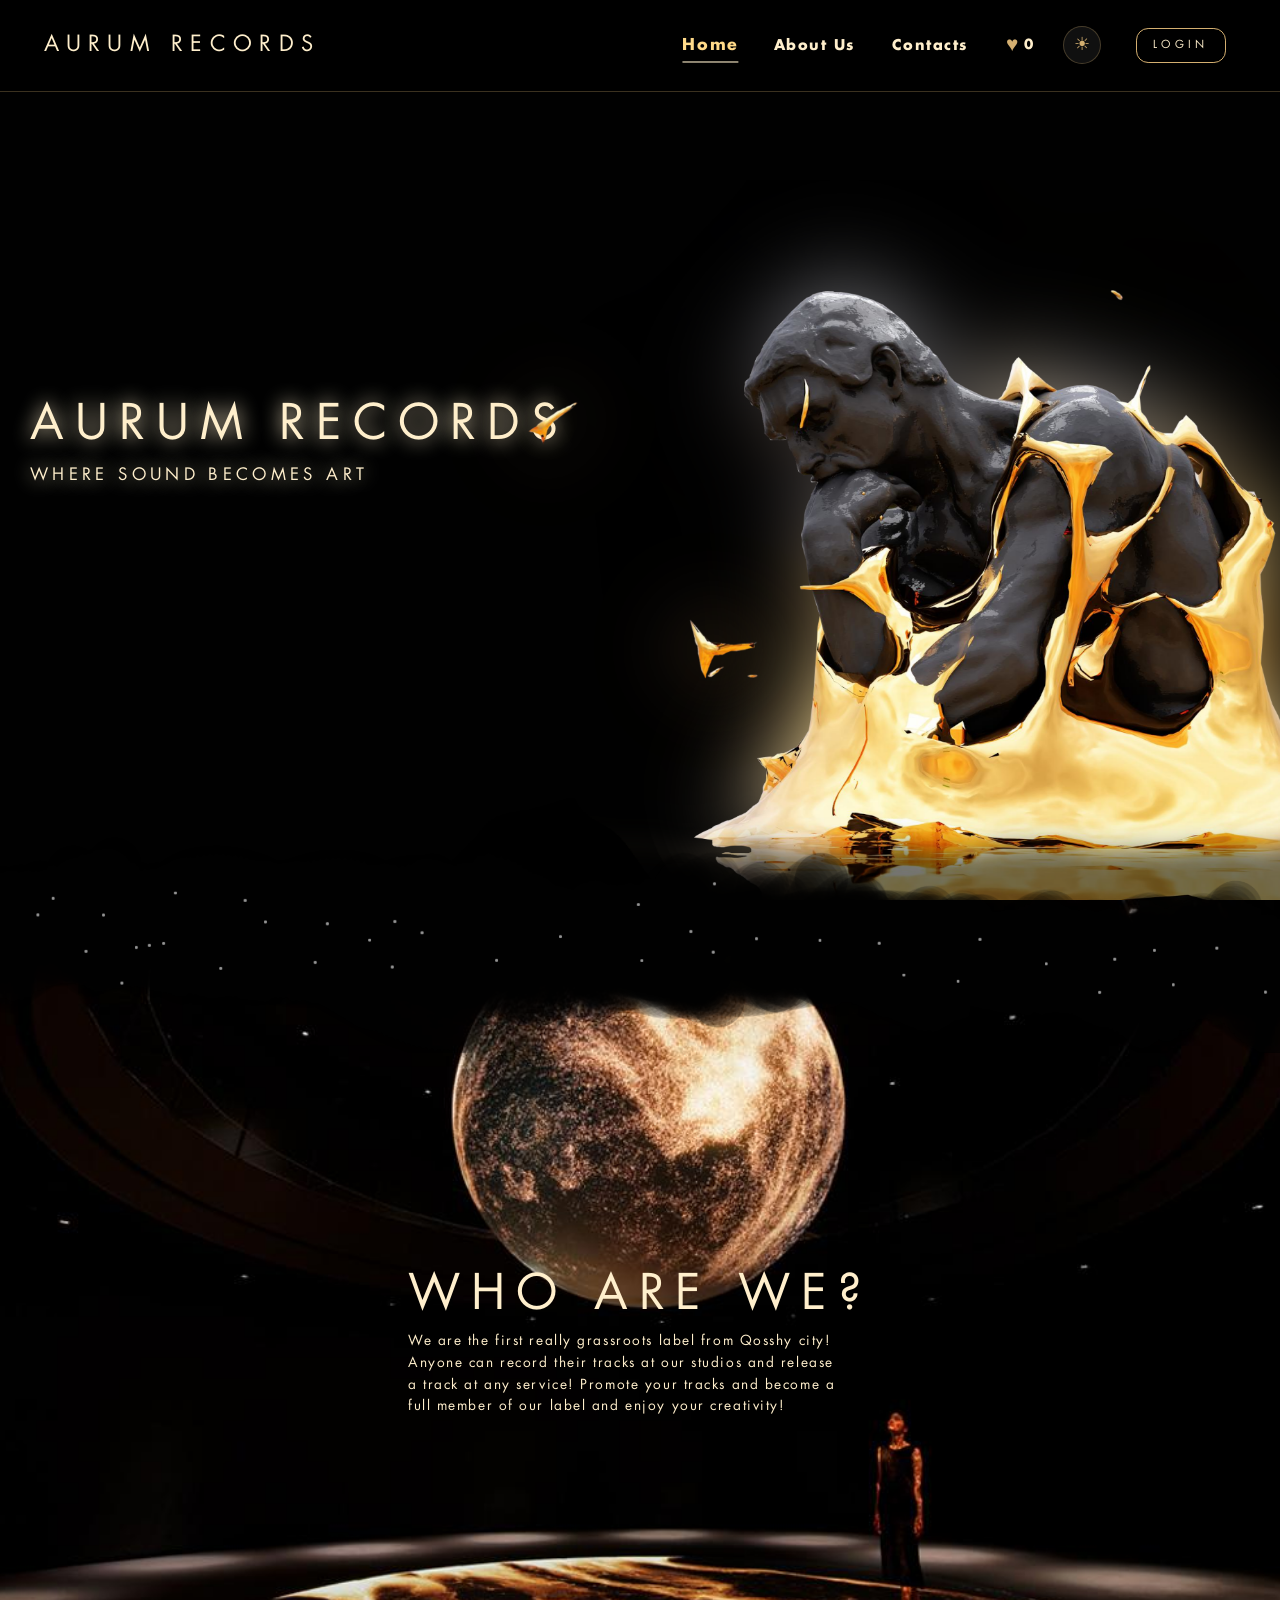
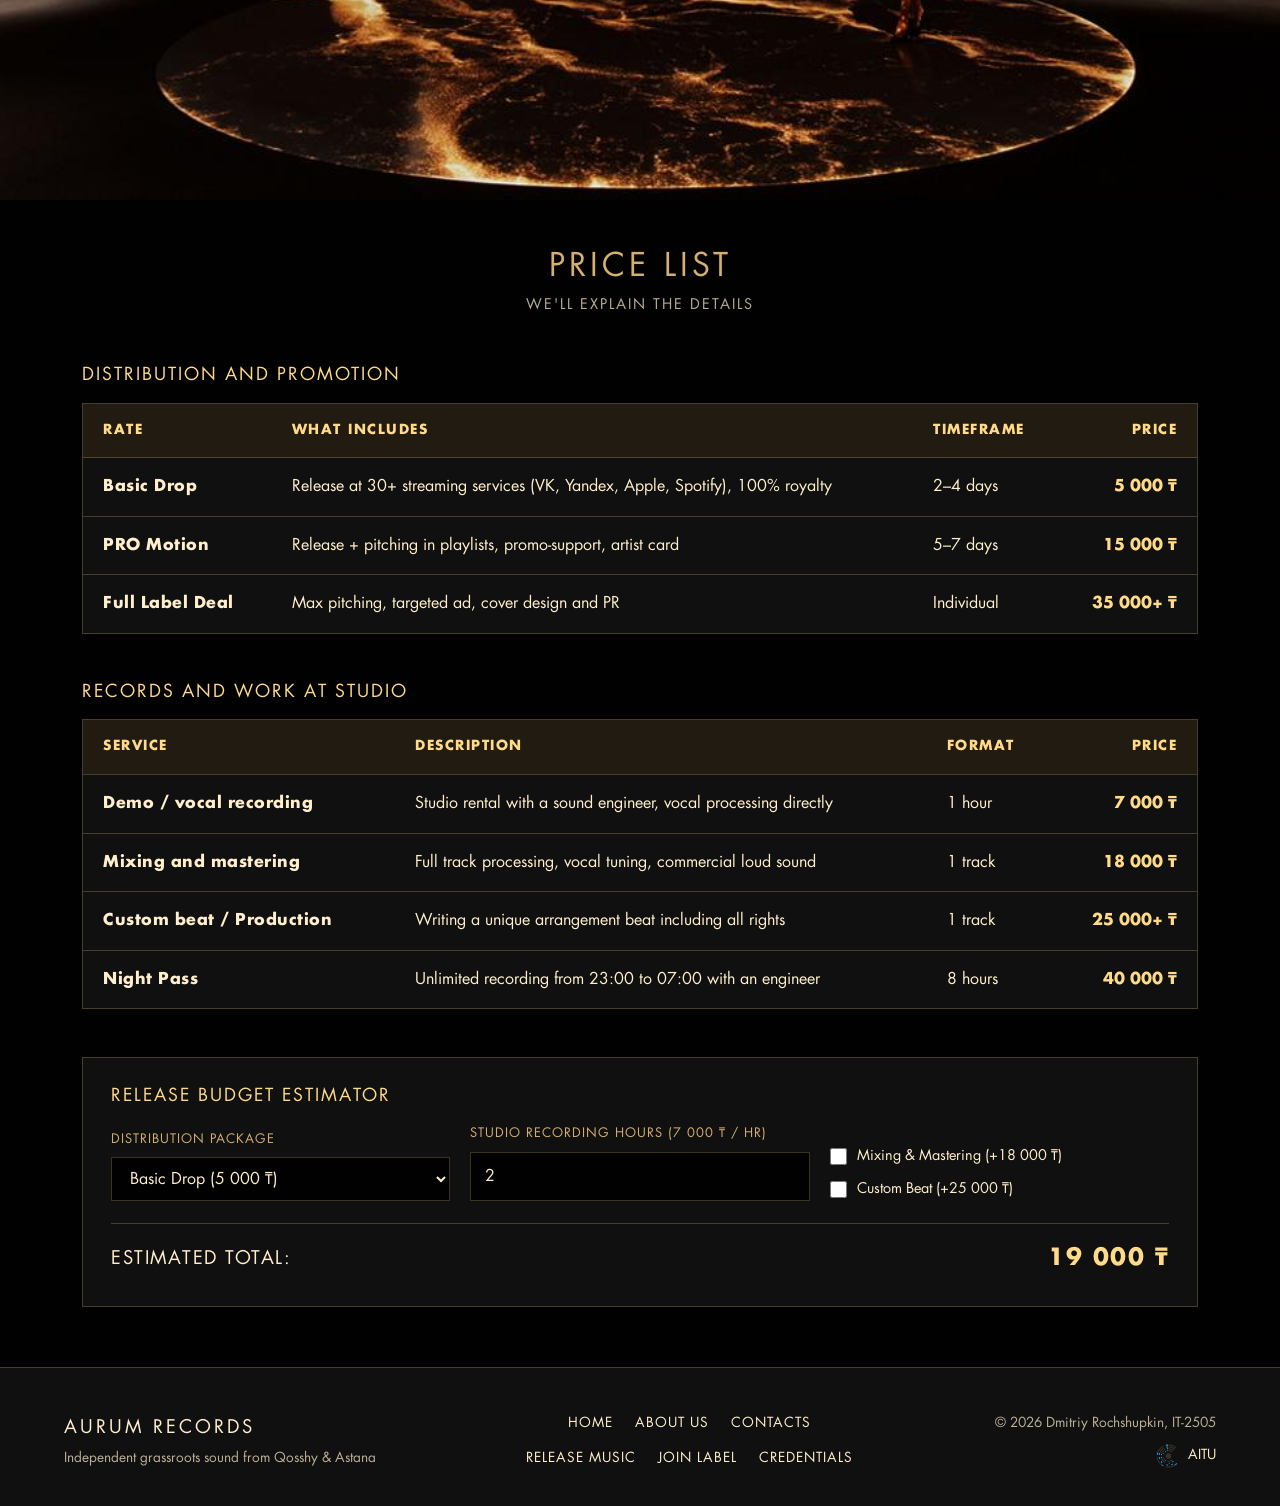
<file: index.html>
<!DOCTYPE html>
<html lang="en">
<head>
    <meta charset="UTF-8">
    <meta name="viewport" content="width=device-width, initial-scale=1.0">
    <link href="https://cdn.jsdelivr.net/npm/bootstrap@5.3.8/dist/css/bootstrap.min.css" rel="stylesheet" integrity="sha384-sRIl4kxILFvY47J16cr9ZwB07vP4J8+LH7qKQnuqkuIAvNWLzeN8tE5YBujZqJLB" crossorigin="anonymous">
    <link rel="stylesheet" href="css/index_tmp.css">
    <link rel="shortcut icon" href="img/aurumicon.png" type="image/png">
    <title>Aurum Records</title>
</head>
<body>
<nav class="navbar navbar-expand-lg fixed-top">
    <a href="index.html" class="navbar-brand text-uppercase">Aurum Records</a>
    <button class="navbar-toggler" type="button" data-bs-toggle="collapse"
            data-bs-target="#navbarNav" aria-controls="navbarNav" aria-expanded="false"
            aria-label="Toggle navigation">
        <span class="navbar-toggler-icon"></span>
    </button>
    <div class="collapse navbar-collapse" id="navbarNav">
        <ul class="navbar-nav ms-auto fw-bold align-items-lg-center">
            <li class="nav-item active">
                <a class="nav-link" href="index.html" aria-current="page">Home</a>
            </li>
            <li class="nav-item">
                <a class="nav-link" href="about.html">About Us</a>
            </li>
            <li class="nav-item">
                <a class="nav-link" href="contacts.html">Contacts</a>
            </li>
            <li class="nav-item">
                <button
                        class="nav-link favorites-trigger"
                        type="button"
                        data-bs-toggle="modal"
                        data-bs-target="#favoritesModal"
                        aria-label="Open liked tracks">
                    <span aria-hidden="true">♥</span>
                    <span id="favoritesCount">0</span>
                </button>
            </li>
            <li class="nav-item">
                <button
                        class="theme-toggle"
                        id="themeToggle"
                        type="button"
                        aria-label="Switch color theme"
                        aria-pressed="false">
                    <span class="theme-toggle__icon" aria-hidden="true">☀</span>
                </button>
            </li>
            <li class="nav-item navbar__login ms-lg-4 my-1 text-uppercase px-2">
                <a class="nav-link" href="login.html">Login</a>
            </li>
        </ul>
    </div>
</nav>

<div class="vinyl-navigation" id="vinylNavigation">
    <div class="vinyl-record" id="vinylRecord">
        <div class="vinyl-label" id="vinylLabel">
            <span>A</span>
        </div>
    </div>
    <div class="vinyl-section" id="vinylSection">
        HOME
    </div>
</div>

<main>
    <section class="main-header" data-title="AURUM" id="aurumHeader">
        <div class="layers">
            <div class="layers__header">
                <h1 class="layers__title">Aurum Records</h1>
                <p class="layers__caption">Where sound becomes art</p>
            </div>
            <div class="layer layers__base"></div>
            <div class="layer layers__middle"></div>
            <div class="layer layers__front"></div>
        </div>
    </section>

    <section class="main-article" data-title="ABOUT" id="about">
        <div class="main-article__content">
            <h2 class="main-article__header">Who are we?</h2>
            <p class="main-article__paragraph">
                We are the first really grassroots label from Qosshy city!
                Anyone can record their tracks at our studios and release a track at any service!
                Promote your tracks and become a full member of our label and enjoy your creativity!
            </p>
        </div>
    </section>

    <section class="container my-5 price" id="price" data-title="PRICE">
        <h2 class="text-center text-uppercase mb-2">Price list</h2>
        <p class="text-center text-uppercase price-subtitle mb-5">We'll explain the details</p>

        <div class="pricing-block mb-5">
            <h3 class="h4 mb-3 text-uppercase pricing-block__heading">Distribution and promotion</h3>
            <div class="table-responsive aurum-table-wrap">
                <table class="table align-middle custom-table">
                    <thead>
                    <tr>
                        <th scope="col">Rate</th>
                        <th scope="col">What includes</th>
                        <th scope="col">Timeframe</th>
                        <th scope="col" class="text-end">Price</th>
                    </tr>
                    </thead>
                    <tbody>
                    <tr>
                        <td class="fw-bold rate-name">Basic Drop</td>
                        <td>Release at 30+ streaming services (VK, Yandex, Apple, Spotify), 100% royalty</td>
                        <td>2–4 days</td>
                        <td class="price-cell text-end">5 000 ₸</td>
                    </tr>
                    <tr>
                        <td class="fw-bold rate-name">PRO Motion</td>
                        <td>Release + pitching in playlists, promo-support, artist card</td>
                        <td>5–7 days</td>
                        <td class="price-cell text-end">15 000 ₸</td>
                    </tr>
                    <tr>
                        <td class="fw-bold rate-name">Full Label Deal</td>
                        <td>Max pitching, targeted ad, cover design and PR</td>
                        <td>Individual</td>
                        <td class="price-cell text-end">35 000+ ₸</td>
                    </tr>
                    </tbody>
                </table>
            </div>
        </div>

        <div class="pricing-block mb-5">
            <h3 class="h4 mb-3 text-uppercase pricing-block__heading">Records and work at studio</h3>
            <div class="table-responsive aurum-table-wrap">
                <table class="table align-middle custom-table">
                    <thead>
                    <tr>
                        <th scope="col">Service</th>
                        <th scope="col">Description</th>
                        <th scope="col">Format</th>
                        <th scope="col" class="text-end">Price</th>
                    </tr>
                    </thead>
                    <tbody>
                    <tr>
                        <td class="fw-bold rate-name">Demo / vocal recording</td>
                        <td>Studio rental with a sound engineer, vocal processing directly</td>
                        <td>1 hour</td>
                        <td class="price-cell text-end">7 000 ₸</td>
                    </tr>
                    <tr>
                        <td class="fw-bold rate-name">Mixing and mastering</td>
                        <td>Full track processing, vocal tuning, commercial loud sound</td>
                        <td>1 track</td>
                        <td class="price-cell text-end">18 000 ₸</td>
                    </tr>
                    <tr>
                        <td class="fw-bold rate-name">Custom beat / Production</td>
                        <td>Writing a unique arrangement beat including all rights</td>
                        <td>1 track</td>
                        <td class="price-cell text-end">25 000+ ₸</td>
                    </tr>
                    <tr>
                        <td class="fw-bold rate-name">Night Pass</td>
                        <td>Unlimited recording from 23:00 to 07:00 with an engineer</td>
                        <td>8 hours</td>
                        <td class="price-cell text-end">40 000 ₸</td>
                    </tr>
                    </tbody>
                </table>
            </div>
        </div>

        <div class="price-calculator" id="priceCalculator">
            <h3 class="h4 text-uppercase pricing-block__heading mb-3">Release Budget Estimator</h3>
            <div class="calculator-grid">
                <div class="calculator-field">
                    <label for="calcPackage">Distribution Package</label>
                    <select id="calcPackage">
                        <option value="0">None (Studio only — 0 ₸)</option>
                        <option value="5000" selected>Basic Drop (5 000 ₸)</option>
                        <option value="15000">PRO Motion (15 000 ₸)</option>
                        <option value="35000">Full Label Deal (35 000 ₸)</option>
                    </select>
                </div>
                <div class="calculator-field">
                    <label for="calcHours">Studio Recording Hours (7 000 ₸ / hr)</label>
                    <input type="number" id="calcHours" min="0" max="24" value="2">
                </div>
                <div class="calculator-options">
                    <label class="calc-check">
                        <input type="checkbox" id="calcMixing" value="18000">
                        <span>Mixing &amp; Mastering (+18 000 ₸)</span>
                    </label>
                    <label class="calc-check">
                        <input type="checkbox" id="calcBeat" value="25000">
                        <span>Custom Beat (+25 000 ₸)</span>
                    </label>
                </div>
            </div>
            <div class="calculator-result">
                <span>Estimated Total:</span>
                <strong id="calcTotal">19 000 ₸</strong>
            </div>
        </div>
    </section>
</main>

<footer class="footer">
    <div class="footer__inner">
        <div class="footer__brand">
            <a href="index.html" class="logo">AURUM RECORDS</a>
            <p class="footer__tagline">Independent grassroots sound from Qosshy &amp; Astana</p>
        </div>
        <div class="footer__links">
            <a href="index.html">Home</a>
            <a href="about.html">About Us</a>
            <a href="contacts.html">Contacts</a>
            <a href="contacts.html#postSong">Release Music</a>
            <a href="contacts.html#registration">Join Label</a>
            <a href="credentials.html">Credentials</a>
        </div>
        <div class="footer__meta">
            <p>&copy; 2026 Dmitriy Rochshupkin, IT-2505</p>
            <a class="aitu" href="https://astanait.edu.kz/ru" target="_blank" rel="noopener noreferrer">
                <img src="img/aitu_logo.png" alt="Astana IT University logo">
                <span>AITU</span>
            </a>
        </div>
    </div>
</footer>

<div class="modal fade" id="favoritesModal" tabindex="-1" aria-labelledby="favoritesModalTitle" aria-hidden="true">
    <div class="modal-dialog modal-dialog-centered modal-lg">
        <div class="modal-content favorites-modal-content">
            <div class="modal-header">
                <h2 class="modal-title" id="favoritesModalTitle">Your Liked Tracks</h2>
                <button type="button" class="btn-close" data-bs-dismiss="modal" aria-label="Close"></button>
            </div>
            <div class="modal-body">
                <p class="favorites-summary" id="favoritesSummary"></p>
                <div id="favoritesList" class="favorites-list"></div>
            </div>
            <div class="modal-footer justify-content-between">
                <button type="button" class="btn favorites-clear-btn" id="clearFavoritesBtn">Clear all</button>
                <button type="button" class="btn favorites-close-btn" data-bs-dismiss="modal">Close</button>
            </div>
        </div>
    </div>
</div>

<script src="https://code.jquery.com/jquery-3.7.1.min.js"></script>
<script src="https://cdn.jsdelivr.net/npm/bootstrap@5.3.8/dist/js/bootstrap.bundle.min.js"></script>
<script src="js/index.js"></script>
<script src="js/favorites.js"></script>
<script src="js/user-menu.js"></script>
</body>
</html>
</file>
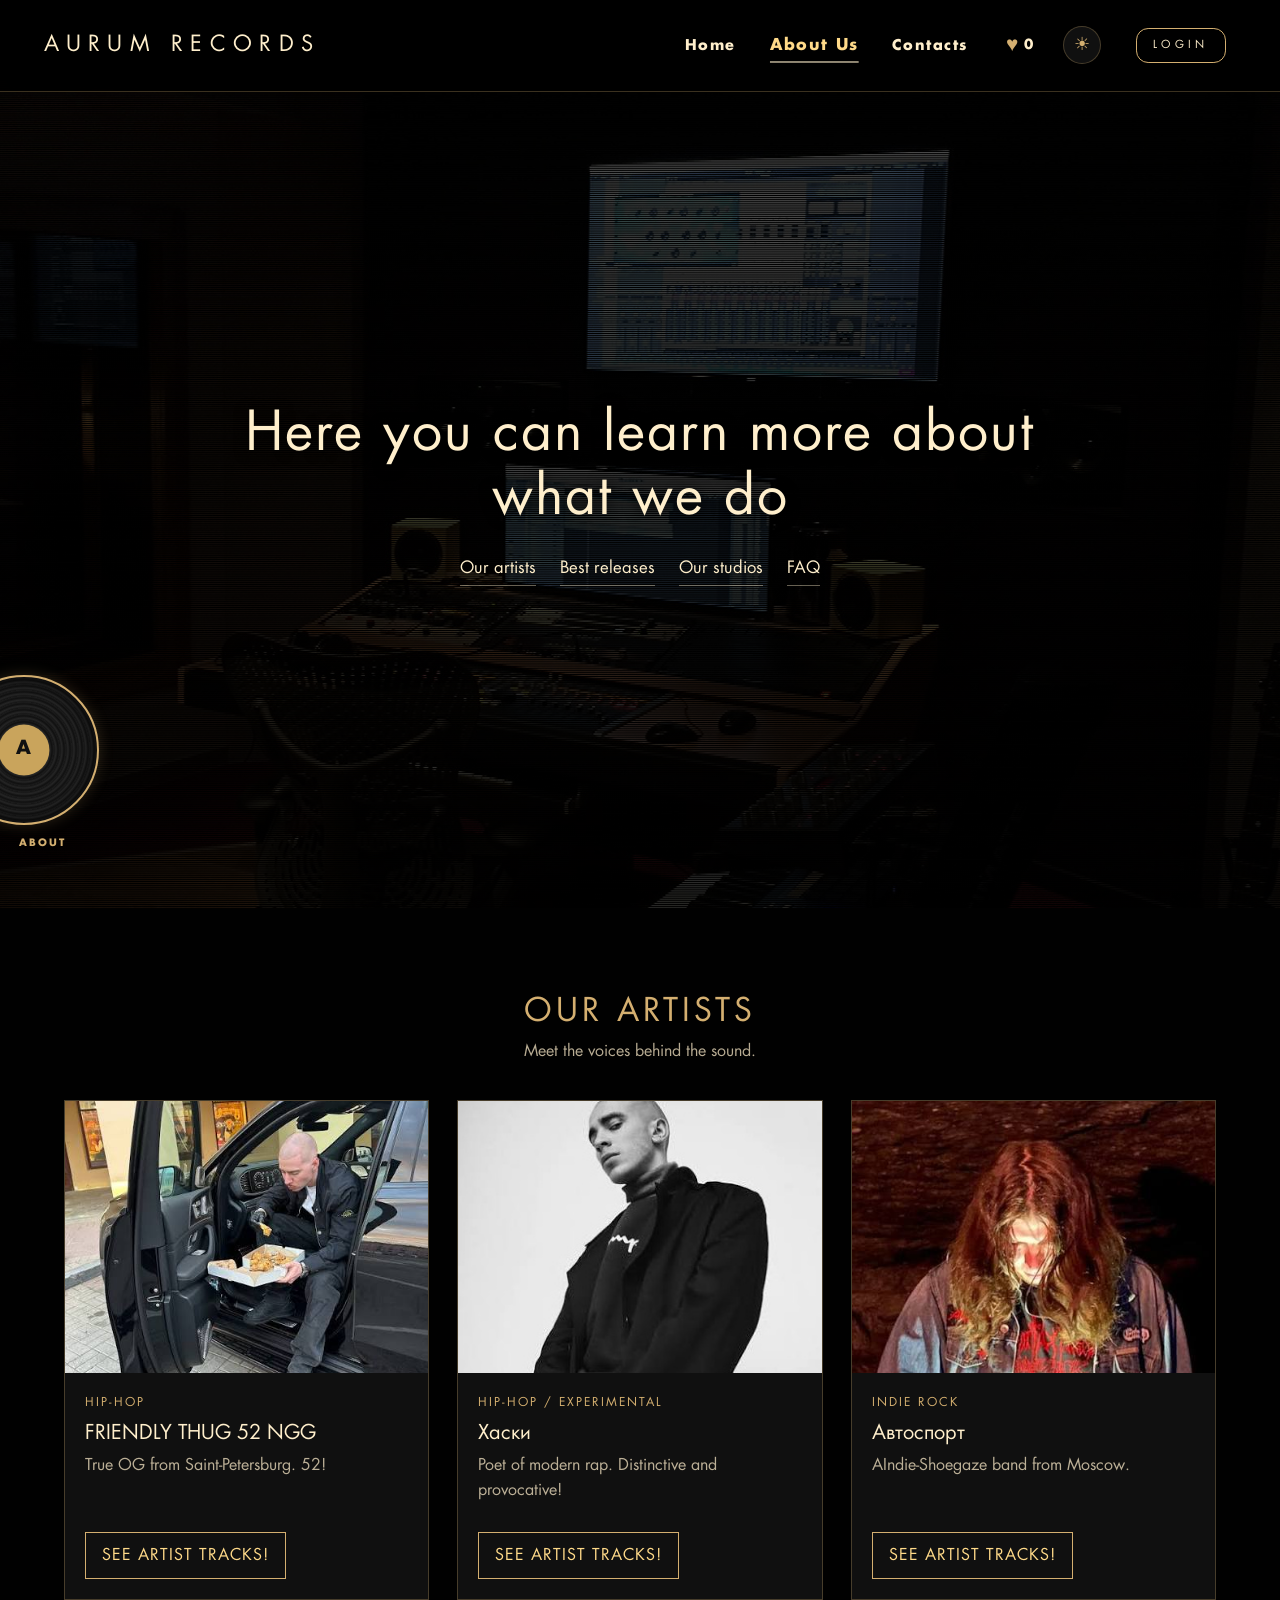
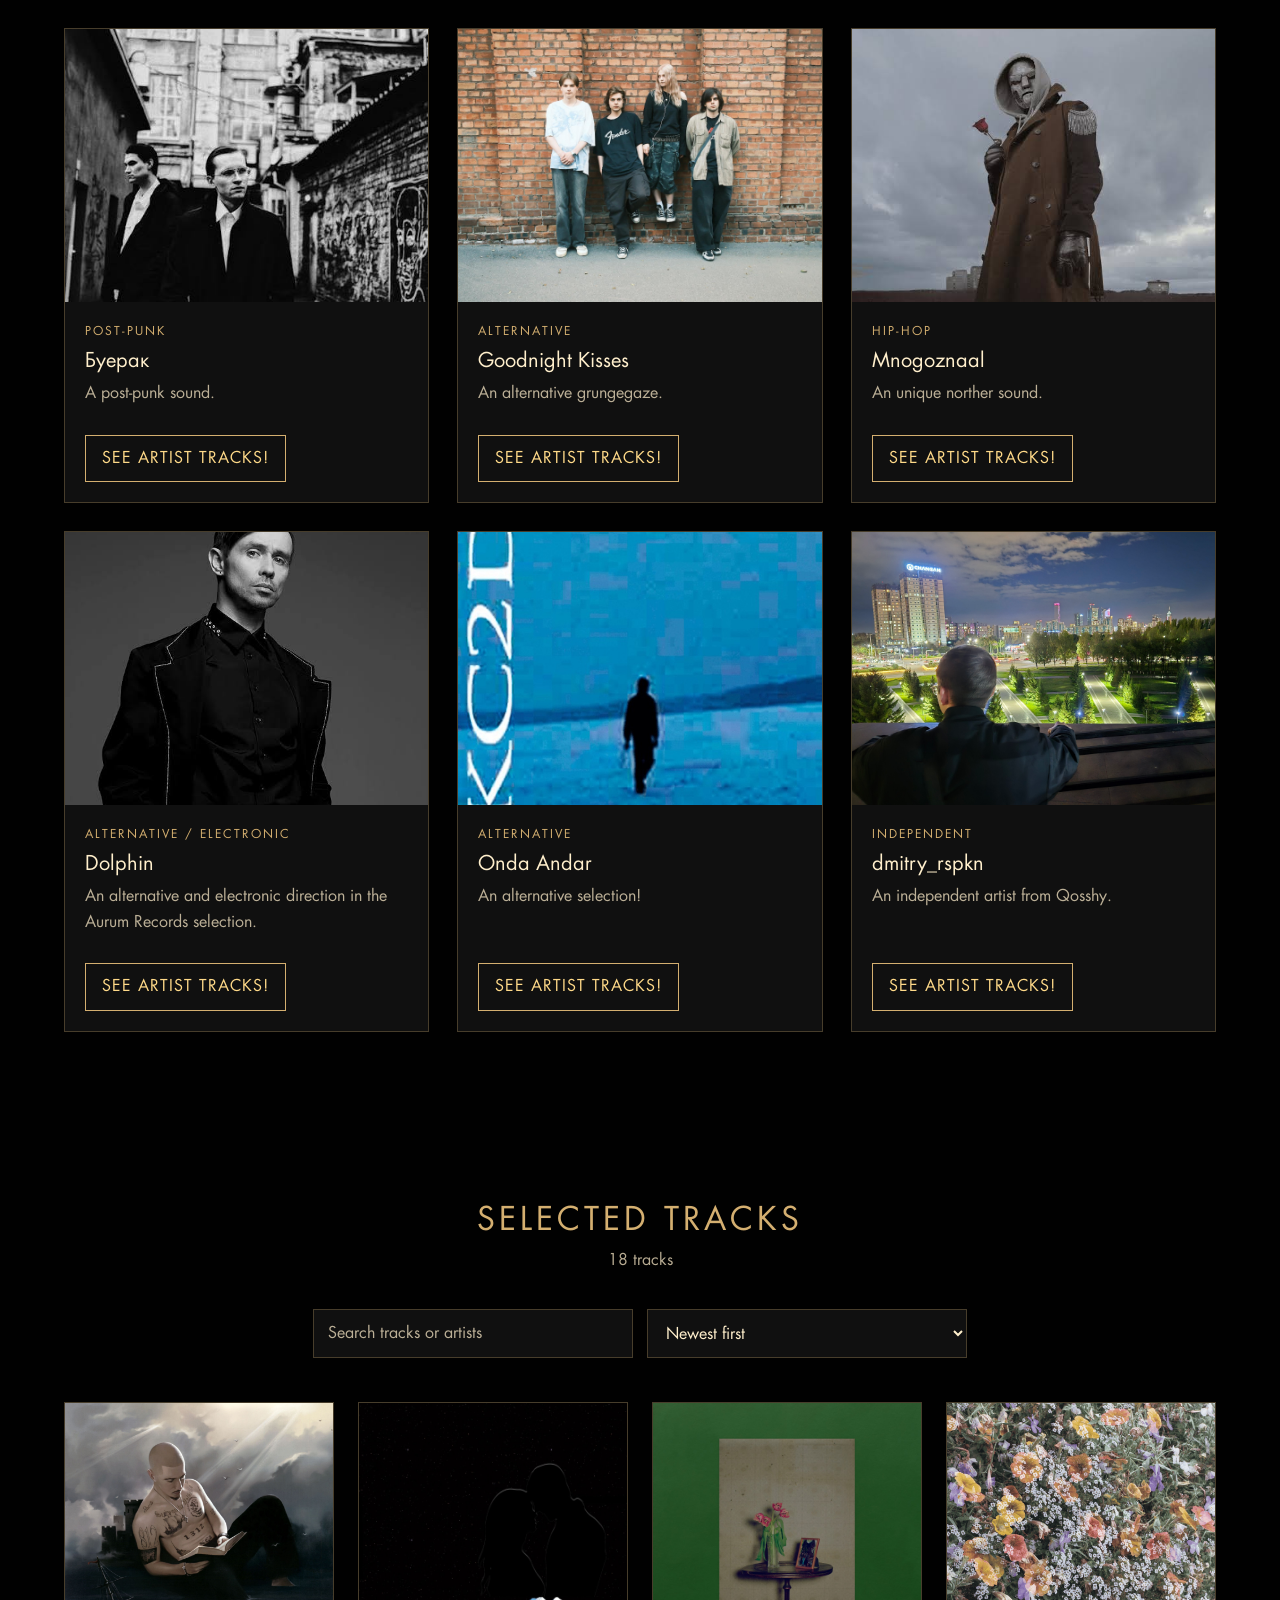
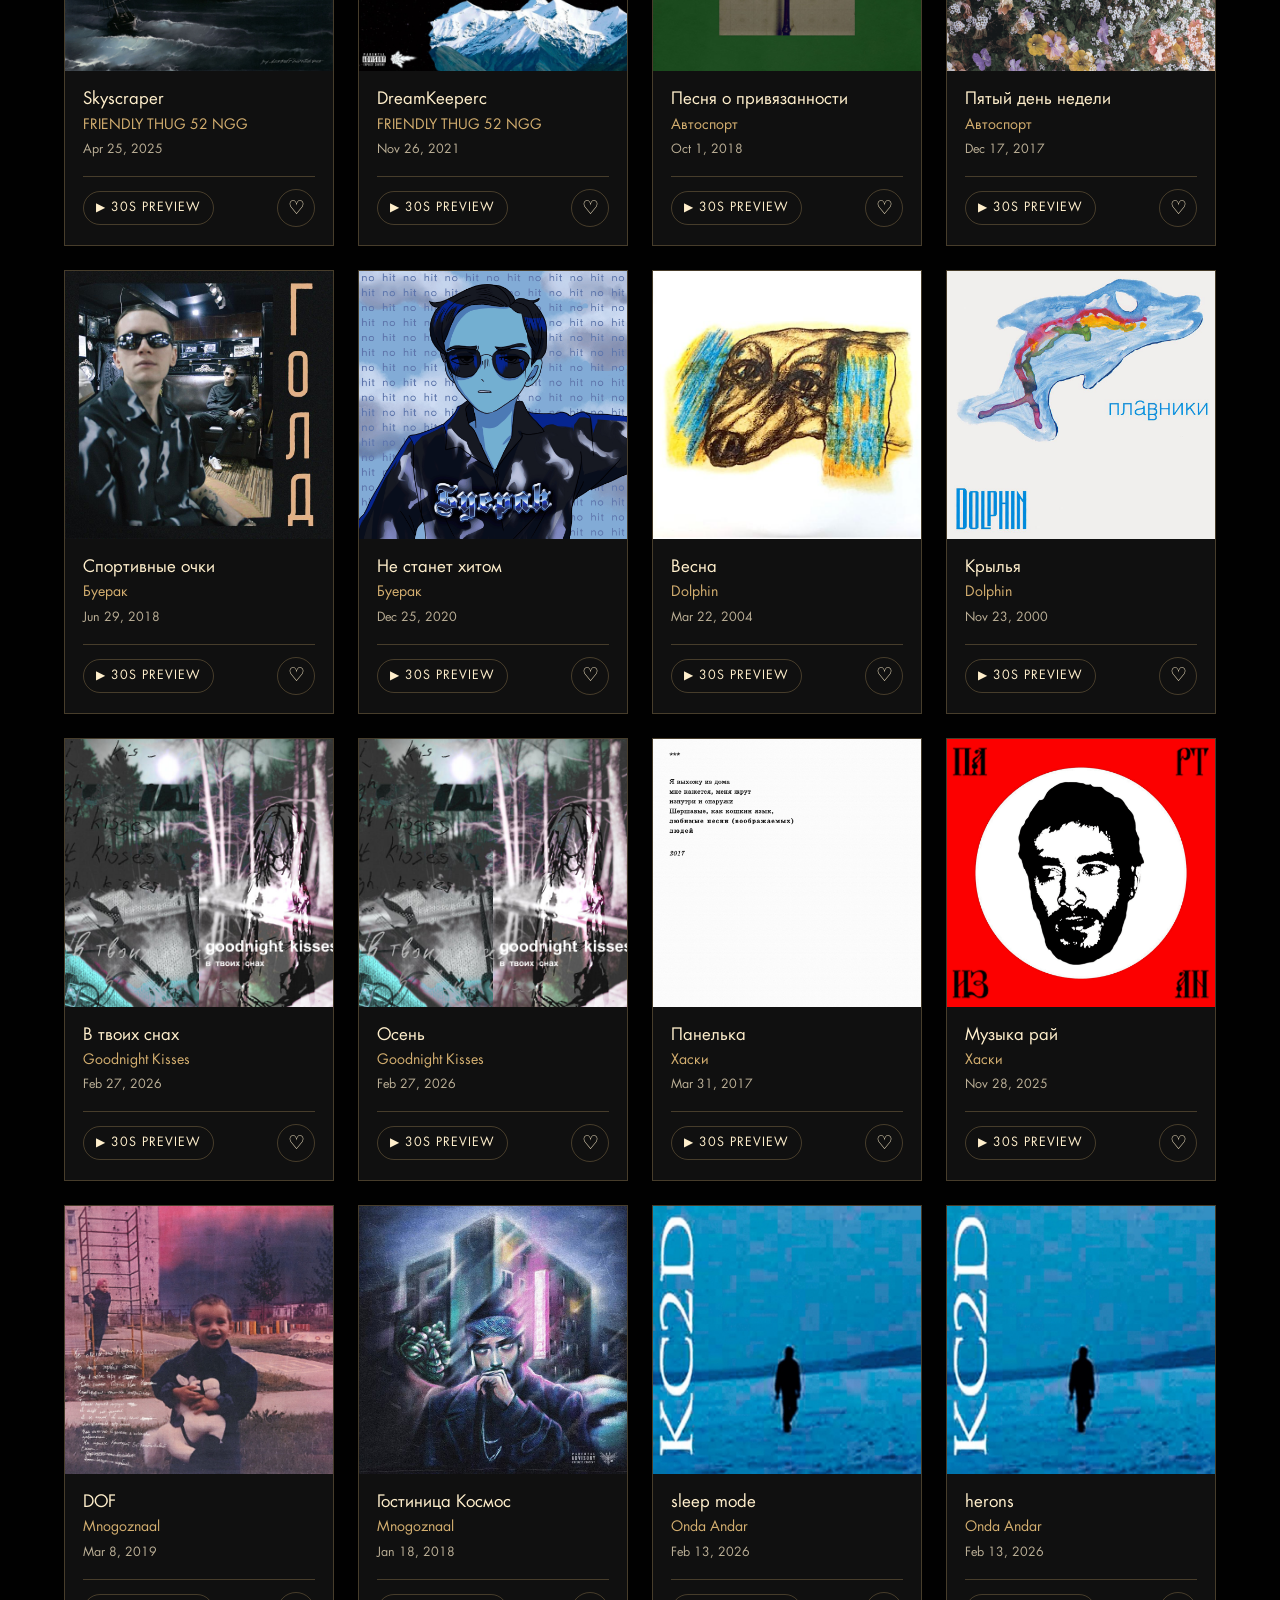
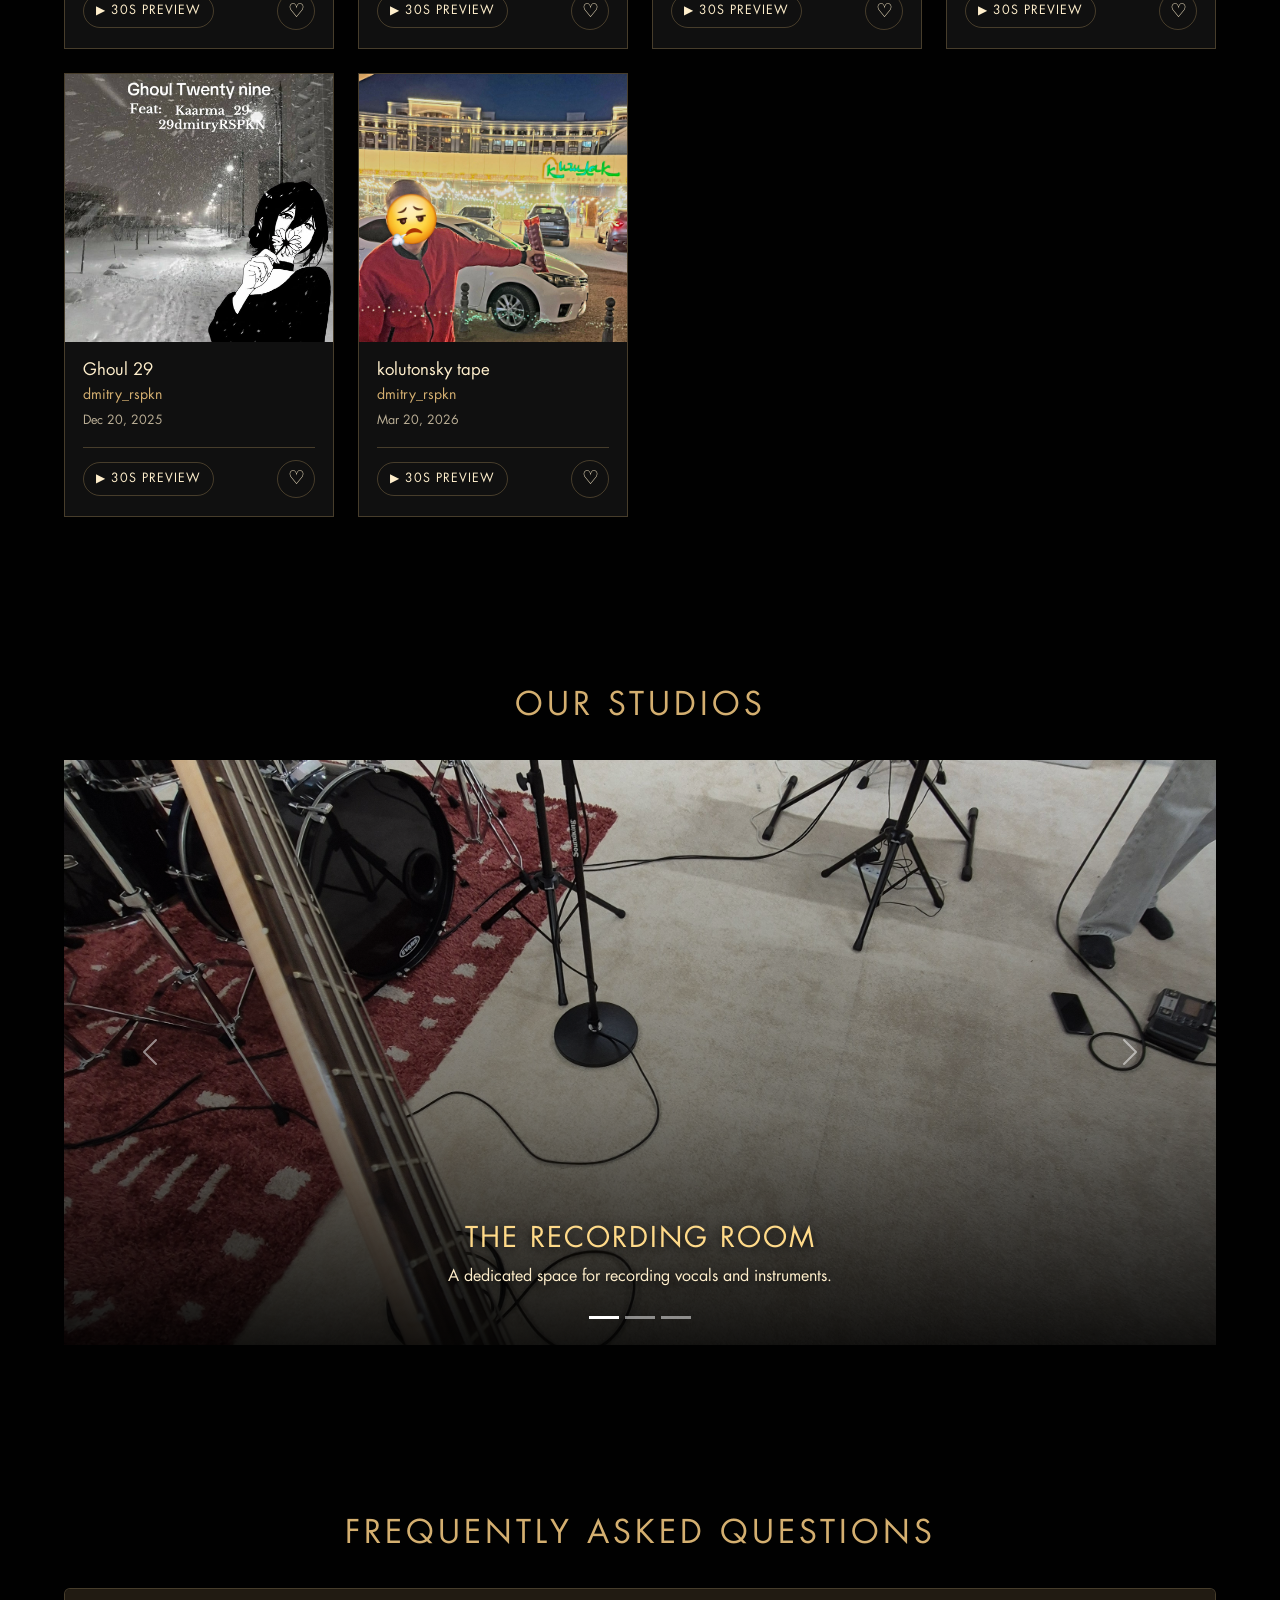
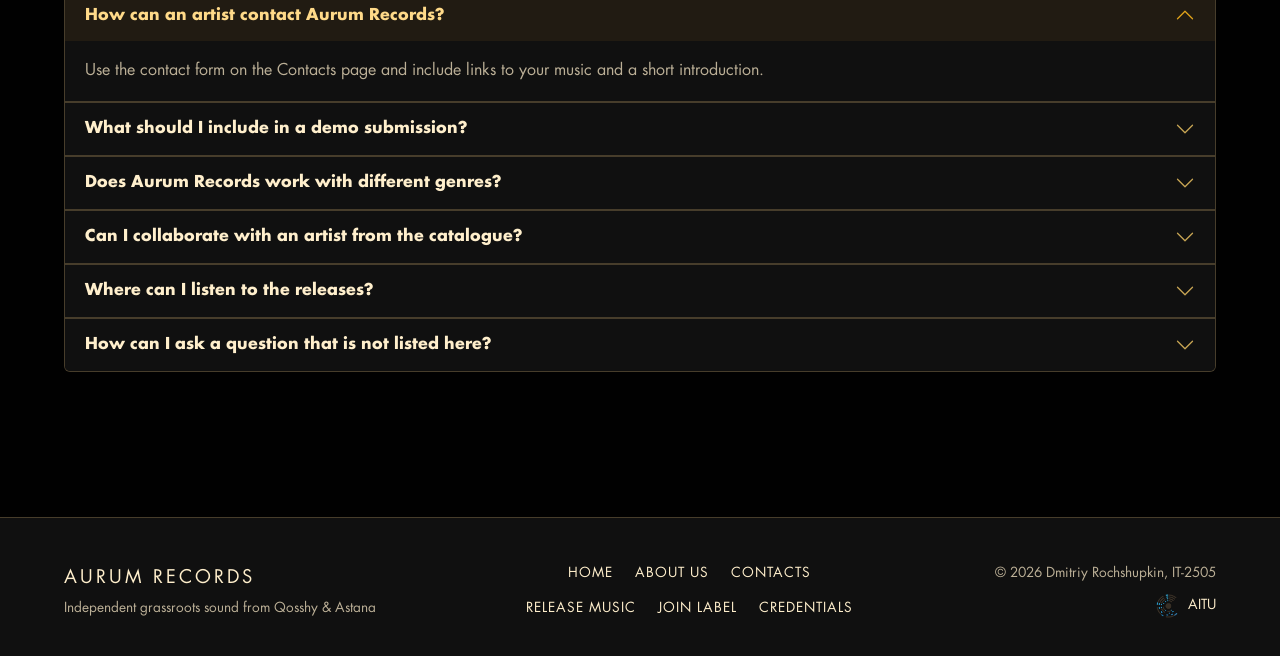
<file: about.html>
<!DOCTYPE html>
<html lang="en">
<head>
    <meta charset="UTF-8">
    <meta name="viewport" content="width=device-width, initial-scale=1.0">
    <link href="https://cdn.jsdelivr.net/npm/bootstrap@5.3.8/dist/css/bootstrap.min.css" rel="stylesheet" integrity="sha384-sRIl4kxILFvY47J16cr9ZwB07vP4J8+LH7qKQnuqkuIAvNWLzeN8tE5YBujZqJLB" crossorigin="anonymous">
    <link rel="stylesheet" href="css/index_tmp.css">
    <link rel="stylesheet" href="css/about.css">
    <link rel="shortcut icon" href="img/aurumicon.png" type="image/png">
    <title>About | Aurum Records</title>
</head>
<body>
<nav class="navbar navbar-expand-lg fixed-top">
    <a href="index.html" class="navbar-brand text-uppercase">Aurum Records</a>
    <button class="navbar-toggler" type="button" data-bs-toggle="collapse"
            data-bs-target="#navbarNav" aria-controls="navbarNav" aria-expanded="false"
            aria-label="Toggle navigation">
        <span class="navbar-toggler-icon"></span>
    </button>
    <div class="collapse navbar-collapse" id="navbarNav">
        <ul class="navbar-nav ms-auto fw-bold align-items-lg-center">
            <li class="nav-item">
                <a class="nav-link" href="index.html">Home</a>
            </li>
            <li class="nav-item active">
                <a class="nav-link" href="about.html" aria-current="page">About Us</a>
            </li>
            <li class="nav-item">
                <a class="nav-link" href="contacts.html">Contacts</a>
            </li>
            <li class="nav-item">
                <button
                        class="nav-link favorites-trigger"
                        type="button"
                        data-bs-toggle="modal"
                        data-bs-target="#favoritesModal"
                        aria-label="Open liked tracks">
                    <span aria-hidden="true">♥</span>
                    <span id="favoritesCount">0</span>
                </button>
            </li>
            <li class="nav-item">
                <button
                        class="theme-toggle"
                        id="themeToggle"
                        type="button"
                        aria-label="Switch color theme"
                        aria-pressed="false">
                    <span class="theme-toggle__icon" aria-hidden="true">☀</span>
                </button>
            </li>
            <li class="nav-item navbar__login ms-lg-4 my-1 text-uppercase px-2">
                <a class="nav-link" href="login.html">Login</a>
            </li>
        </ul>
    </div>
</nav>

<div class="vinyl-navigation" id="vinylNavigation">
    <div class="vinyl-record" id="vinylRecord">
        <div class="vinyl-label" id="vinylLabel">
            <span>A</span>
        </div>
    </div>
    <div class="vinyl-section" id="vinylSection">
        HOME
    </div>
</div>

<main class="about-main">
    <section class="about-header" data-title="ABOUT">
        <div class="about-header__overlay">
            <h1 class="about-header__title">Here you can learn more about what we do</h1>
            <div class="about-header__navigation">
                <a href="#artists">Our artists</a>
                <a href="#releases">Best releases</a>
                <a href="#studios">Our studios</a>
                <a href="#faq">FAQ</a>
            </div>
        </div>
    </section>

    <p id="aboutStatus" hidden role="status"></p>

    <section class="artists" id="artists" data-title="ARTISTS">
        <div class="artists__header">
            <h2>Our Artists</h2>
            <p>Meet the voices behind the sound.</p>
        </div>
        <div class="artists-grid" id="artistsGrid"></div>
    </section>

    <section class="releases" id="releases" data-title="RELEASES">
        <div class="releases__header">
            <h2>Selected Tracks</h2>
            <p id="tracksCount">0 tracks</p>
        </div>
        <div class="releases__controls">
            <input class="track-search" id="trackSearch" type="search"
                   placeholder="Search tracks or artists" aria-label="Search tracks or artists">
            <select class="track-sort" id="trackSort" aria-label="Sort tracks by release date">
                <option value="newest">Newest first</option>
                <option value="oldest">Oldest first</option>
            </select>
        </div>
        <div class="tracks-status-bar" id="tracksStatusBar">
            <p class="tracks-status" id="tracksStatus" aria-live="polite"></p>
            <button type="button" class="back-to-artist-btn" id="backToArtistBtn" hidden>
                &larr; Back to artist
            </button>
        </div>
        <div class="tracks-grid" id="tracksGrid"></div>
    </section>

    <section class="studios" id="studios" data-title="STUDIOS">
        <div class="studios__header"><h2>Our Studios</h2></div>
        <div id="studiosCarousel" class="carousel slide" data-bs-ride="false">
            <div class="carousel-indicators" id="studiosCarouselIndicators"></div>
            <div class="carousel-inner" id="studiosCarouselContent"></div>
            <button class="carousel-control-prev" type="button" data-bs-target="#studiosCarousel" data-bs-slide="prev" aria-label="Previous studio">
                <span class="carousel-control-prev-icon" aria-hidden="true"></span>
            </button>
            <button class="carousel-control-next" type="button" data-bs-target="#studiosCarousel" data-bs-slide="next" aria-label="Next studio">
                <span class="carousel-control-next-icon" aria-hidden="true"></span>
            </button>
        </div>
    </section>

    <section class="faq" id="faq" data-title="FAQ">
        <div class="faq__header"><h2>Frequently Asked Questions</h2></div>
        <div class="accordion" id="faqAccordion"></div>
    </section>
</main>

<footer class="footer">
    <div class="footer__inner">
        <div class="footer__brand">
            <a href="index.html" class="logo">AURUM RECORDS</a>
            <p class="footer__tagline">Independent grassroots sound from Qosshy &amp; Astana</p>
        </div>
        <div class="footer__links">
            <a href="index.html">Home</a>
            <a href="about.html">About Us</a>
            <a href="contacts.html">Contacts</a>
            <a href="contacts.html#postSong">Release Music</a>
            <a href="contacts.html#registration">Join Label</a>
            <a href="credentials.html">Credentials</a>
        </div>
        <div class="footer__meta">
            <p>&copy; 2026 Dmitriy Rochshupkin, IT-2505</p>
            <a class="aitu" href="https://astanait.edu.kz/ru" target="_blank" rel="noopener noreferrer">
                <img src="img/aitu_logo.png" alt="Astana IT University logo">
                <span>AITU</span>
            </a>
        </div>
    </div>
</footer>

<div class="modal fade" id="favoritesModal" tabindex="-1" aria-labelledby="favoritesModalTitle" aria-hidden="true">
    <div class="modal-dialog modal-dialog-centered modal-lg">
        <div class="modal-content favorites-modal-content">
            <div class="modal-header">
                <h2 class="modal-title" id="favoritesModalTitle">Your Liked Tracks</h2>
                <button type="button" class="btn-close" data-bs-dismiss="modal" aria-label="Close"></button>
            </div>
            <div class="modal-body">
                <p class="favorites-summary" id="favoritesSummary"></p>
                <div id="favoritesList" class="favorites-list"></div>
            </div>
            <div class="modal-footer justify-content-between">
                <button type="button" class="btn favorites-clear-btn" id="clearFavoritesBtn">Clear all</button>
                <button type="button" class="btn favorites-close-btn" data-bs-dismiss="modal">Close</button>
            </div>
        </div>
    </div>
</div>

<script src="https://code.jquery.com/jquery-3.7.1.min.js"></script>
<script src="https://cdn.jsdelivr.net/npm/bootstrap@5.3.8/dist/js/bootstrap.bundle.min.js"></script>
<script src="js/index.js"></script>
<script src="js/favorites.js"></script>
<script src="js/about.js"></script>
<script src="js/user-menu.js"></script>
</body>
</html>
</file>
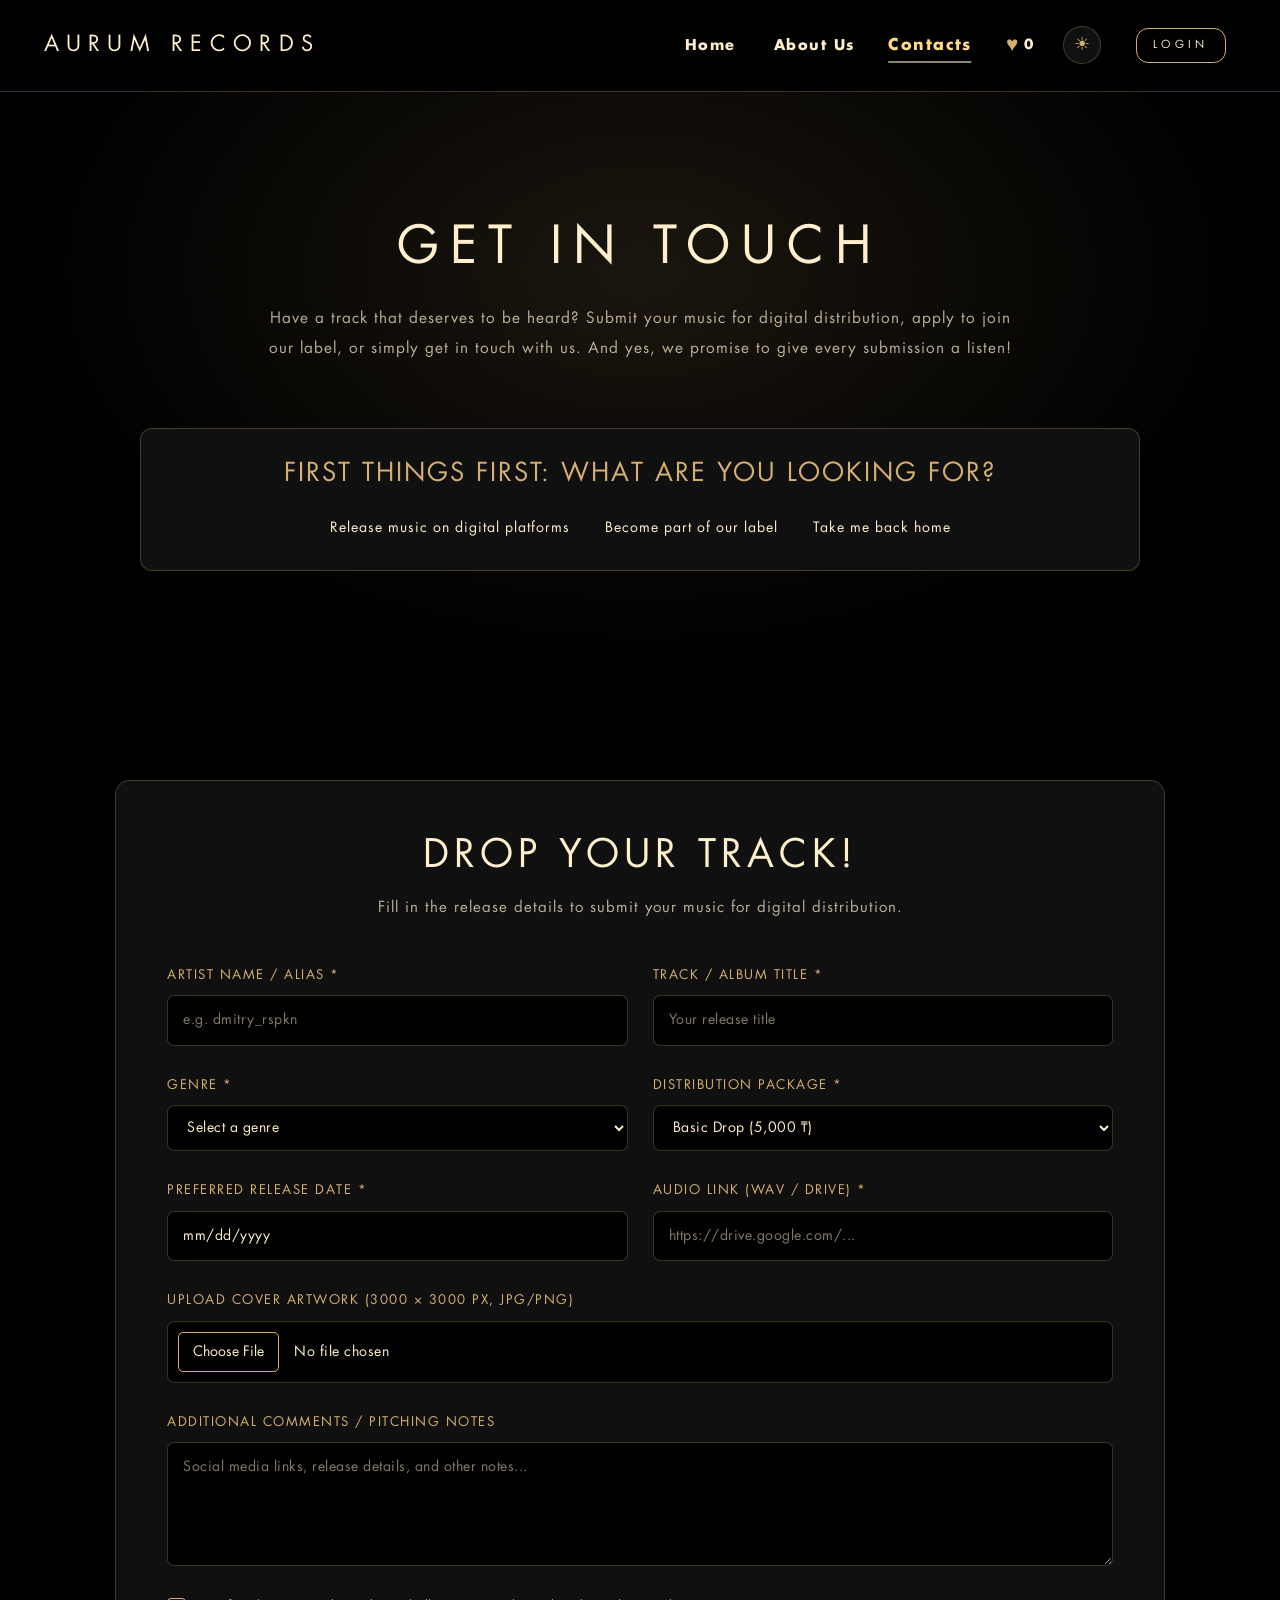
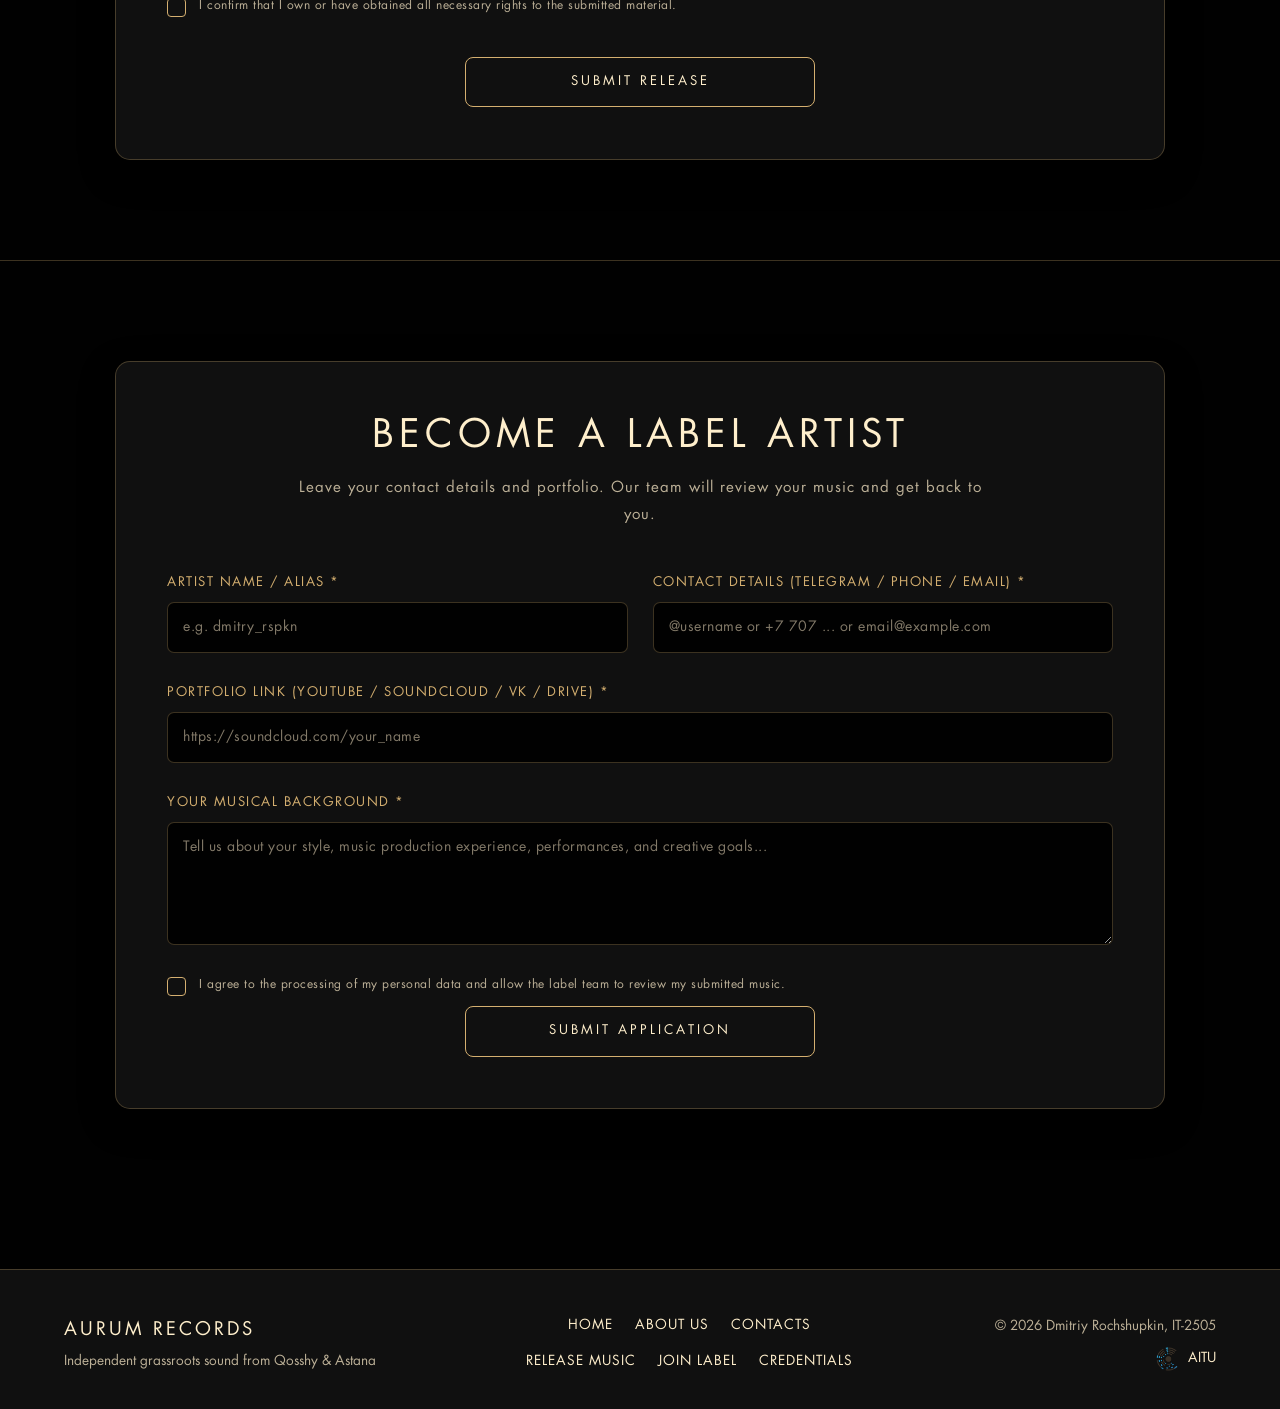
<file: contacts.html>
<!DOCTYPE html>
<html lang="en">
<head>
    <meta charset="UTF-8">
    <meta name="viewport" content="width=device-width, initial-scale=1.0">
    <link href="https://cdn.jsdelivr.net/npm/bootstrap@5.3.8/dist/css/bootstrap.min.css"
          rel="stylesheet"
          integrity="sha384-sRIl4kxILFvY47J16cr9ZwB07vP4J8+LH7qKQnuqkuIAvNWLzeN8tE5YBujZqJLB"
          crossorigin="anonymous">
    <link rel="stylesheet" href="css/index_tmp.css">
    <link rel="shortcut icon" href="img/aurumicon.png" type="image/png">
    <title>Contacts | Aurum Records</title>
</head>
<body>

<nav class="navbar navbar-expand-lg fixed-top">
    <a href="index.html" class="navbar-brand text-uppercase">Aurum Records</a>
    <button class="navbar-toggler" type="button"
            data-bs-toggle="collapse"
            data-bs-target="#navbarNav"
            aria-controls="navbarNav"
            aria-expanded="false"
            aria-label="Toggle navigation">
        <span class="navbar-toggler-icon"></span>
    </button>
    <div class="collapse navbar-collapse" id="navbarNav">
        <ul class="navbar-nav ms-auto fw-bold align-items-lg-center">
            <li class="nav-item">
                <a class="nav-link" href="index.html">Home</a>
            </li>
            <li class="nav-item">
                <a class="nav-link" href="about.html">About Us</a>
            </li>
            <li class="nav-item active">
                <a class="nav-link" href="contacts.html" aria-current="page">Contacts</a>
            </li>
            <li class="nav-item">
                <button
                        class="nav-link favorites-trigger"
                        type="button"
                        data-bs-toggle="modal"
                        data-bs-target="#favoritesModal"
                        aria-label="Open liked tracks">
                    <span aria-hidden="true">♥</span>
                    <span id="favoritesCount">0</span>
                </button>
            </li>
            <li class="nav-item">
                <button
                        class="theme-toggle"
                        id="themeToggle"
                        type="button"
                        aria-label="Switch color theme"
                        aria-pressed="false">
                    <span class="theme-toggle__icon" aria-hidden="true">☀</span>
                </button>
            </li>
            <li class="nav-item navbar__login ms-lg-4 my-1 text-uppercase px-2">
                <a class="nav-link" href="login.html">Login</a>
            </li>
        </ul>
    </div>
</nav>

<main>
    <div class="contacts-page">
        <div class="contacts-page__title">
            <h1>Get in Touch</h1>
            <p>
                Have a track that deserves to be heard? Submit your music for digital
                distribution, apply to join our label, or simply get in touch with us.
                And yes, we promise to give every submission a listen!
            </p>
        </div>

        <div class="contacts-page__menu">
            <h2 class="contacts-page__menu-title">First things first: what are you looking for?</h2>
            <ul class="contacts-page__menu-list">
                <li class="contacts-page__menu-list-item">
                    <a href="#postSong">Release music on digital platforms</a>
                </li>
                <li class="contacts-page__menu-list-item">
                    <a href="#registration">Become part of our label</a>
                </li>
                <li class="contacts-page__menu-list-item">
                    <a href="index.html">Take me back home</a>
                </li>
            </ul>
        </div>
    </div>

    <section class="distribution" id="postSong">
        <div class="distro-container">
            <h2 class="distro-title">Drop Your Track!</h2>
            <p class="distro-subtitle">
                Fill in the release details to submit your music for digital distribution.
            </p>

            <form class="distro-form" id="distroForm" novalidate>
                <div class="distro-grid">
                    <div class="form-group">
                        <label for="artistName">Artist Name / Alias *</label>
                        <input type="text" id="artistName" placeholder="e.g. dmitry_rspkn" required>
                    </div>
                    <div class="form-group">
                        <label for="trackTitle">Track / Album Title *</label>
                        <input type="text" id="trackTitle" placeholder="Your release title" required>
                    </div>
                    <div class="form-group">
                        <label for="genreSelect">Genre *</label>
                        <select id="genreSelect" required>
                            <option value="" selected disabled>Select a genre</option>
                            <option value="hiphop">Hip-Hop / Rap</option>
                            <option value="electronic">Electronic / Synthwave</option>
                            <option value="pop">Pop</option>
                            <option value="rock">Rock / Metal</option>
                            <option value="other">Other</option>
                        </select>
                    </div>
                    <div class="form-group">
                        <label for="tariffSelect">Distribution Package *</label>
                        <select id="tariffSelect" required>
                            <option value="basic">Basic Drop (5,000 ₸)</option>
                            <option value="pro">PRO Motion (15,000 ₸)</option>
                            <option value="full">Full Label Deal (from 35,000 ₸)</option>
                        </select>
                    </div>
                    <div class="form-group">
                        <label for="releaseDate">Preferred Release Date *</label>
                        <input type="date" id="releaseDate" required>
                    </div>
                    <div class="form-group">
                        <label for="audioLink">Audio Link (WAV / Drive) *</label>
                        <input type="url" id="audioLink" placeholder="https://drive.google.com/..." required>
                    </div>
                    <div class="form-group full-width">
                        <label for="coverFile">Upload Cover Artwork (3000 &times; 3000 px, JPG/PNG)</label>
                        <input type="file" id="coverFile" accept="image/png, image/jpeg">
                    </div>
                    <div class="form-group full-width">
                        <label for="comments">Additional Comments / Pitching Notes</label>
                        <textarea id="comments" rows="4" placeholder="Social media links, release details, and other notes..."></textarea>
                    </div>
                    <div class="form-group full-width checkbox-group">
                        <input type="checkbox" id="termsCheck" required>
                        <label for="termsCheck">
                            I confirm that I own or have obtained all necessary rights
                            to the submitted material.
                        </label>
                    </div>
                    <div class="form-actions">
                        <button type="submit" class="submit-btn">Submit Release</button>
                    </div>
                </div>
            </form>
        </div>
    </section>

    <section class="join-section" id="registration">
        <div class="join-container">
            <h2 class="join-title">Become a Label Artist</h2>
            <p class="join-subtitle">
                Leave your contact details and portfolio. Our team will review your
                music and get back to you.
            </p>

            <form class="join-form" id="joinForm" novalidate>
                <div class="join-grid">
                    <div class="form-group">
                        <label for="artistAlias">Artist Name / Alias *</label>
                        <input type="text" id="artistAlias" placeholder="e.g. dmitry_rspkn" required>
                    </div>
                    <div class="form-group">
                        <label for="contactInfo">Contact Details (Telegram / Phone / Email) *</label>
                        <input type="text" id="contactInfo" placeholder="@username or +7 707 ... or email@example.com" required>
                    </div>
                    <div class="form-group full-width">
                        <label for="portfolioLink">Portfolio Link (YouTube / SoundCloud / VK / Drive) *</label>
                        <input type="url" id="portfolioLink" placeholder="https://soundcloud.com/your_name" required>
                    </div>
                    <div class="form-group full-width">
                        <label for="artistBio">Your Musical Background *</label>
                        <textarea id="artistBio" rows="4" placeholder="Tell us about your style, music production experience, performances, and creative goals..." required></textarea>
                    </div>
                    <div class="form-group full-width checkbox-group">
                        <input type="checkbox" id="joinConsent" required>
                        <label for="joinConsent">
                            I agree to the processing of my personal data and allow
                            the label team to review my submitted music.
                        </label>
                    </div>
                </div>
                <div class="form-actions">
                    <button type="submit" class="submit-btn">Submit Application</button>
                </div>
            </form>
        </div>
    </section>
</main>

<footer class="footer">
    <div class="footer__inner">
        <div class="footer__brand">
            <a href="index.html" class="logo">AURUM RECORDS</a>
            <p class="footer__tagline">Independent grassroots sound from Qosshy &amp; Astana</p>
        </div>
        <div class="footer__links">
            <a href="index.html">Home</a>
            <a href="about.html">About Us</a>
            <a href="contacts.html">Contacts</a>
            <a href="contacts.html#postSong">Release Music</a>
            <a href="contacts.html#registration">Join Label</a>
            <a href="credentials.html">Credentials</a>
        </div>
        <div class="footer__meta">
            <p>&copy; 2026 Dmitriy Rochshupkin, IT-2505</p>
            <a class="aitu" href="https://astanait.edu.kz/ru" target="_blank" rel="noopener noreferrer">
                <img src="img/aitu_logo.png" alt="Astana IT University logo">
                <span>AITU</span>
            </a>
        </div>
    </div>
</footer>

<div class="modal fade" id="favoritesModal" tabindex="-1" aria-labelledby="favoritesModalTitle" aria-hidden="true">
    <div class="modal-dialog modal-dialog-centered modal-lg">
        <div class="modal-content favorites-modal-content">
            <div class="modal-header">
                <h2 class="modal-title" id="favoritesModalTitle">Your Liked Tracks</h2>
                <button type="button" class="btn-close" data-bs-dismiss="modal" aria-label="Close"></button>
            </div>
            <div class="modal-body">
                <p class="favorites-summary" id="favoritesSummary"></p>
                <div id="favoritesList" class="favorites-list"></div>
            </div>
            <div class="modal-footer justify-content-between">
                <button type="button" class="btn favorites-clear-btn" id="clearFavoritesBtn">Clear all</button>
                <button type="button" class="btn favorites-close-btn" data-bs-dismiss="modal">Close</button>
            </div>
        </div>
    </div>
</div>

<script src="https://code.jquery.com/jquery-3.7.1.min.js"></script>
<script src="https://cdn.jsdelivr.net/npm/bootstrap@5.3.8/dist/js/bootstrap.bundle.min.js"></script>
<script src="js/index.js"></script>
<script src="js/contacts.js"></script>
<script src="js/favorites.js"></script>
<script src="js/user-menu.js"></script>
</body>
</html>
</file>
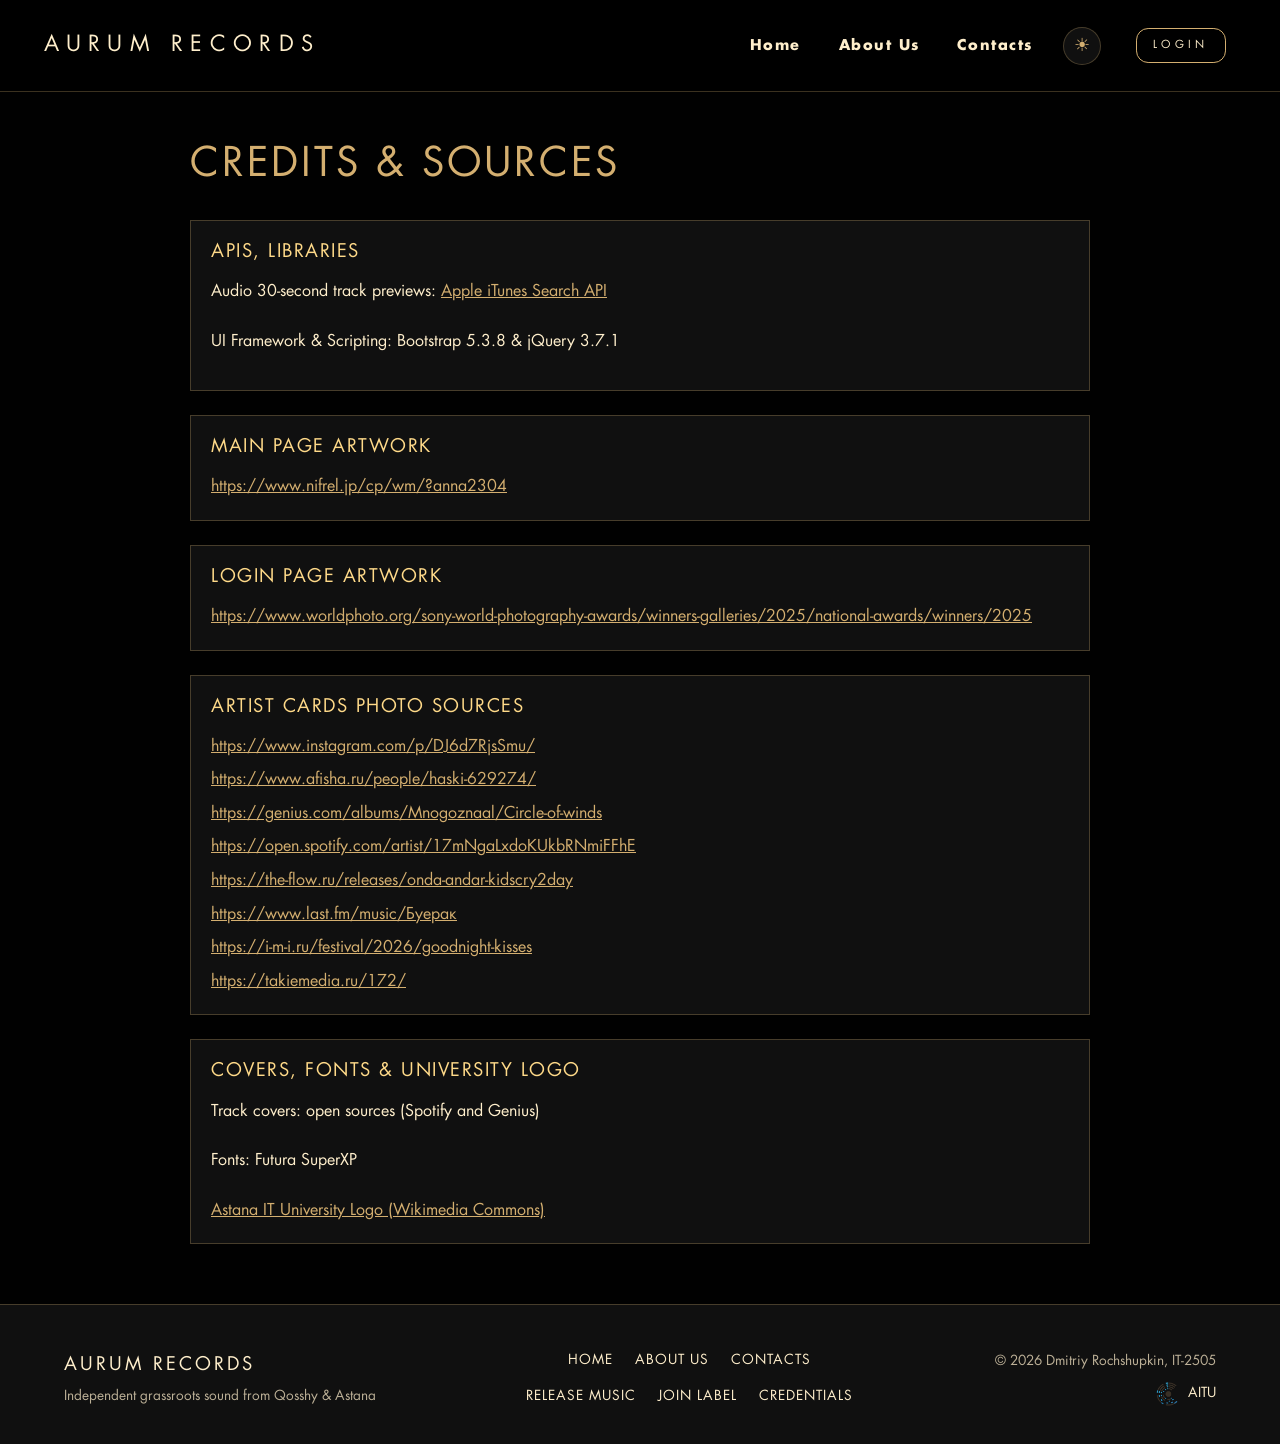
<file: credentials.html>
<!DOCTYPE html>
<html lang="en">
<head>
    <meta charset="UTF-8">
    <meta name="viewport" content="width=device-width, initial-scale=1.0">
    <link href="https://cdn.jsdelivr.net/npm/bootstrap@5.3.8/dist/css/bootstrap.min.css" rel="stylesheet" integrity="sha384-sRIl4kxILFvY47J16cr9ZwB07vP4J8+LH7qKQnuqkuIAvNWLzeN8tE5YBujZqJLB" crossorigin="anonymous">
    <link rel="stylesheet" href="css/index_tmp.css">
    <link rel="shortcut icon" href="img/aurumicon.png" type="image/png">
    <title>Credentials | Aurum Records</title>
</head>
<body>
<nav class="navbar navbar-expand-lg fixed-top">
    <a href="index.html" class="navbar-brand text-uppercase">Aurum Records</a>
    <button class="navbar-toggler" type="button" data-bs-toggle="collapse"
            data-bs-target="#navbarNav" aria-controls="navbarNav" aria-expanded="false"
            aria-label="Toggle navigation">
        <span class="navbar-toggler-icon"></span>
    </button>
    <div class="collapse navbar-collapse" id="navbarNav">
        <ul class="navbar-nav ms-auto fw-bold align-items-lg-center">
            <li class="nav-item">
                <a class="nav-link" href="index.html">Home</a>
            </li>
            <li class="nav-item">
                <a class="nav-link" href="about.html">About Us</a>
            </li>
            <li class="nav-item">
                <a class="nav-link" href="contacts.html">Contacts</a>
            </li>
            <li class="nav-item">
                <button
                        class="theme-toggle"
                        id="themeToggle"
                        type="button"
                        aria-label="Switch color theme"
                        aria-pressed="false">
                    <span class="theme-toggle__icon" aria-hidden="true">☀</span>
                </button>
            </li>
            <li class="nav-item navbar__login ms-lg-4 my-1 text-uppercase px-2">
                <a class="nav-link" href="login.html">Login</a>
            </li>
        </ul>
    </div>
</nav>

<main class="credentials">
    <h1>Credits &amp; Sources</h1>

    <div class="sources">
        <h2>APIs, Libraries</h2>
        <p>Audio 30-second track previews: <a href="https://performance-partners.apple.com/search-api" target="_blank" rel="noopener noreferrer">Apple iTunes Search API</a></p>
        <p>UI Framework &amp; Scripting: Bootstrap 5.3.8 &amp; jQuery 3.7.1</p>
    </div>

    <div class="sources">
        <h2>Main page artwork</h2>
        <a href="https://www.nifrel.jp/cp/wm/?anna2304" target="_blank" rel="noopener noreferrer">https://www.nifrel.jp/cp/wm/?anna2304</a>
    </div>

    <div class="sources">
        <h2>Login page artwork</h2>
        <a href="https://www.worldphoto.org/sony-world-photography-awards/winners-galleries/2025/national-awards/winners/2025" target="_blank" rel="noopener noreferrer">
            https://www.worldphoto.org/sony-world-photography-awards/winners-galleries/2025/national-awards/winners/2025
        </a>
    </div>

    <div class="sources">
        <h2>Artist cards photo sources</h2>
        <a href="https://www.instagram.com/p/DJ6d7RjsSmu/" target="_blank" rel="noopener noreferrer">https://www.instagram.com/p/DJ6d7RjsSmu/</a>
        <a href="https://www.afisha.ru/people/haski-629274/" target="_blank" rel="noopener noreferrer">https://www.afisha.ru/people/haski-629274/</a>
        <a href="https://genius.com/albums/Mnogoznaal/Circle-of-winds" target="_blank" rel="noopener noreferrer">https://genius.com/albums/Mnogoznaal/Circle-of-winds</a>
        <a href="https://open.spotify.com/artist/17mNgaLxdoKUkbRNmiFFhE" target="_blank" rel="noopener noreferrer">https://open.spotify.com/artist/17mNgaLxdoKUkbRNmiFFhE</a>
        <a href="https://the-flow.ru/releases/onda-andar-kidscry2day" target="_blank" rel="noopener noreferrer">https://the-flow.ru/releases/onda-andar-kidscry2day</a>
        <a href="https://www.last.fm/music/%D0%91%D1%83%D0%B5%D1%80%D0%B0%D0%BA" target="_blank" rel="noopener noreferrer">https://www.last.fm/music/Буерак</a>
        <a href="https://i-m-i.ru/festival/2026/goodnight-kisses" target="_blank" rel="noopener noreferrer">https://i-m-i.ru/festival/2026/goodnight-kisses</a>
        <a href="https://takiemedia.ru/172/" target="_blank" rel="noopener noreferrer">https://takiemedia.ru/172/</a>
    </div>

    <div class="sources">
        <h2>Covers, Fonts &amp; University Logo</h2>
        <p>Track covers: open sources (Spotify and Genius)</p>
        <p>Fonts: Futura SuperXP</p>
        <a href="https://upload.wikimedia.org/wikipedia/commons/6/6a/Logo_astana_it_university.png" target="_blank" rel="noopener noreferrer">Astana IT University Logo (Wikimedia Commons)</a>
    </div>
</main>

<footer class="footer">
    <div class="footer__inner">
        <div class="footer__brand">
            <a href="index.html" class="logo">AURUM RECORDS</a>
            <p class="footer__tagline">Independent grassroots sound from Qosshy &amp; Astana</p>
        </div>
        <div class="footer__links">
            <a href="index.html">Home</a>
            <a href="about.html">About Us</a>
            <a href="contacts.html">Contacts</a>
            <a href="contacts.html#postSong">Release Music</a>
            <a href="contacts.html#registration">Join Label</a>
            <a href="credentials.html">Credentials</a>
        </div>
        <div class="footer__meta">
            <p>&copy; 2026 Dmitriy Rochshupkin, IT-2505</p>
            <a class="aitu" href="https://astanait.edu.kz/ru" target="_blank" rel="noopener noreferrer">
                <img src="img/aitu_logo.png" alt="Astana IT University logo">
                <span>AITU</span>
            </a>
        </div>
    </div>
</footer>

<script src="https://cdn.jsdelivr.net/npm/bootstrap@5.3.8/dist/js/bootstrap.bundle.min.js"></script>
<script src="js/index.js"></script>
<script src="js/user-menu.js"></script>
</body>
</html>
</file>
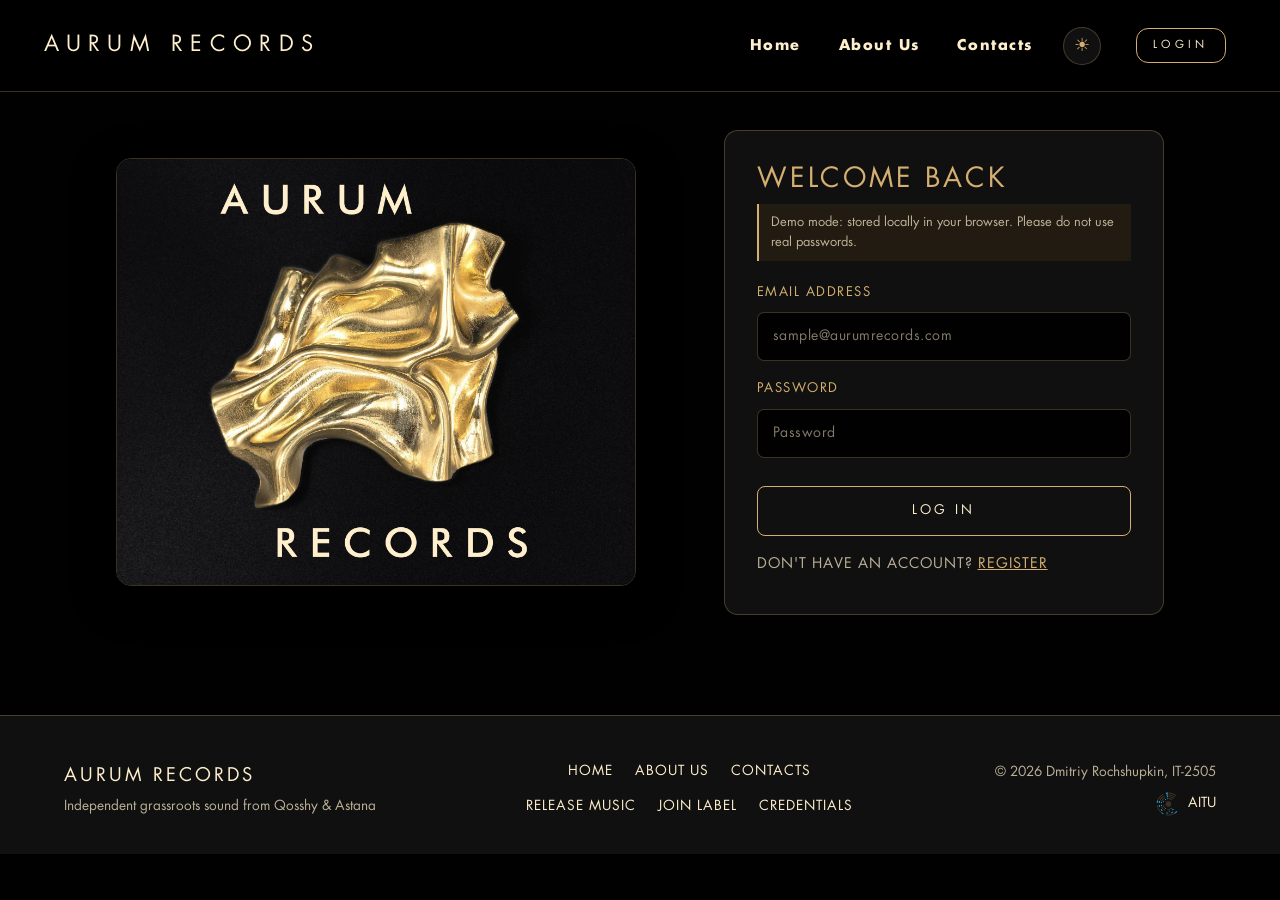
<file: login.html>
<!DOCTYPE html>
<html lang="en">
<head>
    <meta charset="UTF-8">
    <meta name="viewport" content="width=device-width, initial-scale=1.0">
    <link href="https://cdn.jsdelivr.net/npm/bootstrap@5.3.8/dist/css/bootstrap.min.css" rel="stylesheet" integrity="sha384-sRIl4kxILFvY47J16cr9ZwB07vP4J8+LH7qKQnuqkuIAvNWLzeN8tE5YBujZqJLB" crossorigin="anonymous">
    <link rel="stylesheet" href="css/index_tmp.css">
    <link rel="stylesheet" href="css/auth.css">
    <link rel="shortcut icon" href="img/aurumicon.png" type="image/png">
    <title>Aurum Login</title>
</head>
<body>
<nav class="navbar navbar-expand-lg fixed-top">
    <a href="index.html" class="navbar-brand text-uppercase">Aurum Records</a>
    <button class="navbar-toggler" type="button" data-bs-toggle="collapse"
            data-bs-target="#navbarNav" aria-controls="navbarNav" aria-expanded="false"
            aria-label="Toggle navigation">
        <span class="navbar-toggler-icon"></span>
    </button>
    <div class="collapse navbar-collapse" id="navbarNav">
        <ul class="navbar-nav ms-auto fw-bold align-items-lg-center">
            <li class="nav-item">
                <a class="nav-link" href="index.html">Home</a>
            </li>
            <li class="nav-item">
                <a class="nav-link" href="about.html">About Us</a>
            </li>
            <li class="nav-item">
                <a class="nav-link" href="contacts.html">Contacts</a>
            </li>
            <li class="nav-item">
                <button
                        class="theme-toggle"
                        id="themeToggle"
                        type="button"
                        aria-label="Switch color theme"
                        aria-pressed="false">
                    <span class="theme-toggle__icon" aria-hidden="true">☀</span>
                </button>
            </li>
            <li class="nav-item navbar__login ms-lg-4 my-1 text-uppercase px-2">
                <a class="nav-link" href="login.html" aria-current="page">Login</a>
            </li>
        </ul>
    </div>
</nav>

<main class="auth__main">
    <div class="auth-poster">
        <img src="img/aurum_poster.jpg" alt="Our label's poster">
    </div>
    <div class="auth-form">
        <h1 class="auth-title">Welcome Back</h1>
        <p class="demo-notice">Demo mode: stored locally in your browser. Please do not use real passwords.</p>
        <form class="form" novalidate>
            <div class="form-group">
                <label for="email">Email address</label>
                <input type="email" class="form-control" id="email" placeholder="sample@aurumrecords.com">
            </div>
            <div class="form-group">
                <label for="password">Password</label>
                <input type="password" class="form-control" id="password" minlength="6" maxlength="20" placeholder="Password">
            </div>
            <div id="form-status" class="form-status" role="status" aria-live="polite"></div>
            <div class="form-actions">
                <button type="submit">Log in</button>
            </div>
        </form>
        <div class="auth-redirect">
            <h2 class="auth-redirect__text">Don't have an account? <a class="auth-redirect__link" href="registration.html">Register</a></h2>
        </div>
    </div>
</main>

<footer class="footer">
    <div class="footer__inner">
        <div class="footer__brand">
            <a href="index.html" class="logo">AURUM RECORDS</a>
            <p class="footer__tagline">Independent grassroots sound from Qosshy &amp; Astana</p>
        </div>
        <div class="footer__links">
            <a href="index.html">Home</a>
            <a href="about.html">About Us</a>
            <a href="contacts.html">Contacts</a>
            <a href="contacts.html#postSong">Release Music</a>
            <a href="contacts.html#registration">Join Label</a>
            <a href="credentials.html">Credentials</a>
        </div>
        <div class="footer__meta">
            <p>&copy; 2026 Dmitriy Rochshupkin, IT-2505</p>
            <a class="aitu" href="https://astanait.edu.kz/ru" target="_blank" rel="noopener noreferrer">
                <img src="img/aitu_logo.png" alt="Astana IT University logo">
                <span>AITU</span>
            </a>
        </div>
    </div>
</footer>

<script src="https://cdn.jsdelivr.net/npm/bootstrap@5.3.8/dist/js/bootstrap.bundle.min.js"></script>
<script src="js/index.js"></script>
<script src="js/auth.js"></script>
<script src="js/user-menu.js"></script>
</body>
</html>
</file>
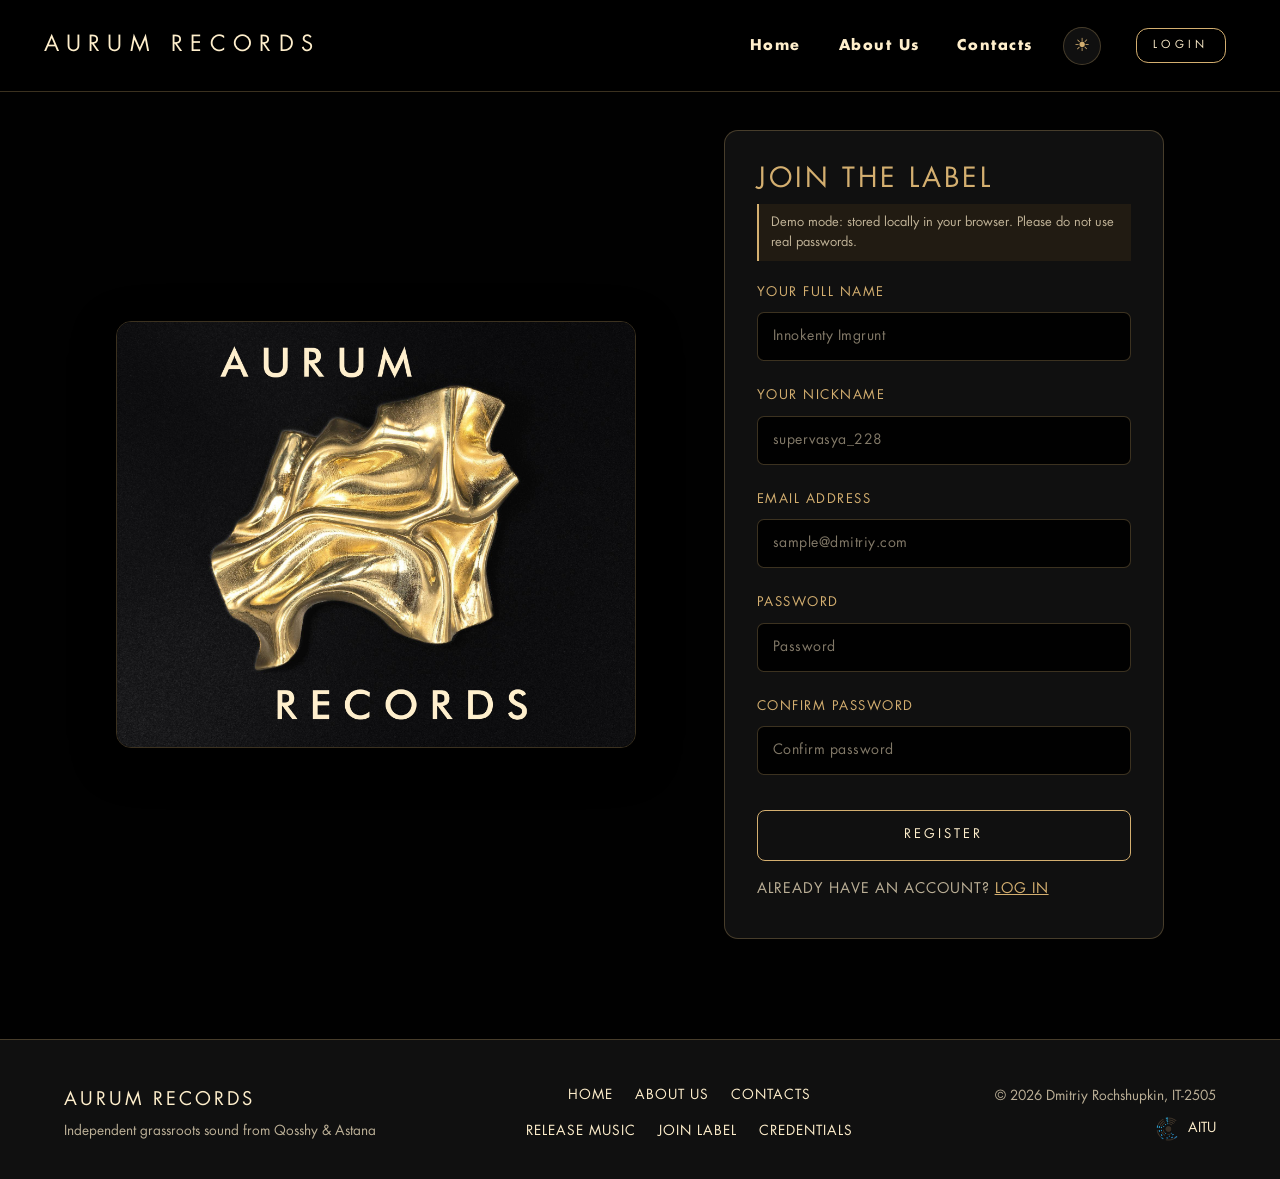
<file: registration.html>
<!DOCTYPE html>
<html lang="en">
<head>
    <meta charset="UTF-8">
    <meta name="viewport" content="width=device-width, initial-scale=1.0">
    <link href="https://cdn.jsdelivr.net/npm/bootstrap@5.3.8/dist/css/bootstrap.min.css" rel="stylesheet" integrity="sha384-sRIl4kxILFvY47J16cr9ZwB07vP4J8+LH7qKQnuqkuIAvNWLzeN8tE5YBujZqJLB" crossorigin="anonymous">
    <link rel="stylesheet" href="css/index_tmp.css">
    <link rel="stylesheet" href="css/auth.css">
    <link rel="shortcut icon" href="img/aurumicon.png" type="image/png">
    <title>Aurum Registration</title>
</head>
<body>
<nav class="navbar navbar-expand-lg fixed-top">
    <a href="index.html" class="navbar-brand text-uppercase">Aurum Records</a>
    <button class="navbar-toggler" type="button" data-bs-toggle="collapse"
            data-bs-target="#navbarNav" aria-controls="navbarNav" aria-expanded="false"
            aria-label="Toggle navigation">
        <span class="navbar-toggler-icon"></span>
    </button>
    <div class="collapse navbar-collapse" id="navbarNav">
        <ul class="navbar-nav ms-auto fw-bold align-items-lg-center">
            <li class="nav-item">
                <a class="nav-link" href="index.html">Home</a>
            </li>
            <li class="nav-item">
                <a class="nav-link" href="about.html">About Us</a>
            </li>
            <li class="nav-item">
                <a class="nav-link" href="contacts.html">Contacts</a>
            </li>
            <li class="nav-item">
                <button
                        class="theme-toggle"
                        id="themeToggle"
                        type="button"
                        aria-label="Switch color theme"
                        aria-pressed="false">
                    <span class="theme-toggle__icon" aria-hidden="true">☀</span>
                </button>
            </li>
            <li class="nav-item navbar__login ms-lg-4 my-1 text-uppercase px-2">
                <a class="nav-link" href="login.html">Login</a>
            </li>
        </ul>
    </div>
</nav>

<main class="auth__main">
    <div class="auth-poster">
        <img src="img/aurum_poster.jpg" alt="Our label's poster">
    </div>
    <div class="auth-form reg">
        <h1 class="auth-title">Join the Label</h1>
        <p class="demo-notice">Demo mode: stored locally in your browser. Please do not use real passwords.</p>
        <form class="form reg" novalidate>
            <div class="form-group reg">
                <label for="fullname">Your full name</label>
                <input type="text" minlength="1" maxlength="30" class="form-control" id="fullname" placeholder="Innokenty Imgrunt" required>
                <div class="invalid-feedback" id="fullname-error"></div>
            </div>
            <div class="form-group">
                <label for="nickname">Your nickname</label>
                <input type="text" minlength="1" maxlength="30" class="form-control" id="nickname" placeholder="supervasya_228" required>
                <div class="invalid-feedback" id="nickname-error"></div>
            </div>
            <div class="form-group">
                <label for="email">Email address</label>
                <input type="email" class="form-control" id="email" placeholder="sample@dmitriy.com" required>
                <div class="invalid-feedback" id="email-error"></div>
            </div>
            <div class="form-group">
                <label for="password">Password</label>
                <input type="password" class="form-control" id="password" minlength="8" maxlength="20" placeholder="Password" required>
                <div class="invalid-feedback" id="password-error"></div>
            </div>
            <div class="form-group">
                <label for="passwordConfirm">Confirm Password</label>
                <input type="password" class="form-control" id="passwordConfirm" minlength="8" maxlength="20" placeholder="Confirm password" required>
                <div class="invalid-feedback" id="passwordConfirm-error"></div>
            </div>
            <div id="form-status" class="form-status" role="status" aria-live="polite"></div>
            <div class="form-actions">
                <button type="submit">Register</button>
            </div>
        </form>
        <div class="auth-redirect">
            <h2 class="auth-redirect__text">Already have an account? <a class="auth-redirect__link" href="login.html">Log in</a></h2>
        </div>
    </div>
</main>

<footer class="footer">
    <div class="footer__inner">
        <div class="footer__brand">
            <a href="index.html" class="logo">AURUM RECORDS</a>
            <p class="footer__tagline">Independent grassroots sound from Qosshy &amp; Astana</p>
        </div>
        <div class="footer__links">
            <a href="index.html">Home</a>
            <a href="about.html">About Us</a>
            <a href="contacts.html">Contacts</a>
            <a href="contacts.html#postSong">Release Music</a>
            <a href="contacts.html#registration">Join Label</a>
            <a href="credentials.html">Credentials</a>
        </div>
        <div class="footer__meta">
            <p>&copy; 2026 Dmitriy Rochshupkin, IT-2505</p>
            <a class="aitu" href="https://astanait.edu.kz/ru" target="_blank" rel="noopener noreferrer">
                <img src="img/aitu_logo.png" alt="Astana IT University logo">
                <span>AITU</span>
            </a>
        </div>
    </div>
</footer>

<script src="https://cdn.jsdelivr.net/npm/bootstrap@5.3.8/dist/js/bootstrap.bundle.min.js"></script>
<script src="js/index.js"></script>
<script src="js/auth.js"></script>
<script src="js/user-menu.js"></script>
</body>
</html>
</file>
<file: css/index_tmp.css>
* {
    margin: 0;
    padding: 0;
    box-sizing: border-box;
}

:root {
    --index: calc(1vw + 1vh);
    --bg-main: #010101;
    --bg-surface: #101010;
    --bg-surface-active: #211b12;
    --bg-navbar: rgba(0, 0, 0, 0.85);
    --text-main: #ffefcc;
    --text-muted: rgba(255, 239, 204, 0.72);
    --gold-accent: #d4af70;
    --gold-bright: #ffda89;
    --border-gold: rgba(212, 175, 112, 0.28);
    --btn-hover-text: #080808;
    --shadow-card: rgba(0, 0, 0, 0.45);
}

[data-theme="light"] {
    --bg-main: #f6f2e9;
    --bg-surface: #fffdf8;
    --bg-surface-active: #efe5d1;
    --bg-navbar: rgba(246, 242, 233, 0.92);
    --text-main: #1b1711;
    --text-muted: #594f40;
    --gold-accent: #8c6623;
    --gold-bright: #6e4e15;
    --border-gold: rgba(140, 102, 35, 0.35);
    --btn-hover-text: #fffdf8;
    --shadow-card: rgba(27, 23, 17, 0.12);
}

@font-face {
    font-family: 'Futura SuperXP';
    src: url('../fonts/FuturaSuperXP-Regular.otf') format('opentype');
    font-weight: 400;
    font-style: normal;
    font-display: swap;
}

@font-face {
    font-family: 'Futura SuperXP';
    src: url('../fonts/FuturaSuperXP-Bold.otf') format('opentype');
    font-weight: 700;
    font-style: normal;
    font-display: swap;
}

body {
    background: var(--bg-main);
    color: var(--text-main);
    font-family: 'Futura SuperXP', sans-serif;
    line-height: 1.6;
    transition: background-color 0.25s ease, color 0.25s ease;
}

.main-header {
    position: relative;
}

.main-header::after {
    content: '';
    position: absolute;
    z-index: 100;
    width: 100%;
    height: calc(var(--index) * 10);
    background-image: url('../img/border_dark.png');
    background-size: cover;
    bottom: calc(var(--index) * -7);
    pointer-events: none;
}

[data-theme="light"] .main-header::after {
    display: none;
}

.layers {
    height: 100vh;
    display: flex;
    align-items: center;
    overflow: hidden;
    position: relative;
    background: var(--bg-main);
}

.layer {
    width: 100%;
    height: 100%;
    position: absolute;
    background-size: cover;
    background-position: center;
    will-change: transform;
    z-index: 2;
}

.layers__base {
    background-image: url('../img/zadumalsa_total_black.png');
    transform: translate3d(0, calc(var(--scrollTop, 0px) / 1.6), 0);
    z-index: 0;
}

.layers__middle {
    background-image: url('../img/zadumalsa_dark_theme.png');
    transform: translate3d(0, calc(var(--scrollTop, 0px) / 2.5), 0);
}

.layers__front {
    background-image: url('../img/zadumalsa_golden.png');
    transform: translate3d(0, calc(var(--scrollTop, 0px) / 5.7), 0);
}

[data-theme="light"] .layers__base {
    background-image: url('../img/aurum_header_white_background.png');
}

[data-theme="light"] .layers__middle {
    background-image: url('../img/zadumalsa_white_theme.png');
}

[data-theme="light"] .layers__front {
    background-image: url('../img/zadumalsa_golden_white_theme.png');
}

.layers__title {
    font-size: calc(var(--index) * 2.2);
    letter-spacing: calc(var(--index) / 2);
}

.layers__caption {
    letter-spacing: calc(var(--index) / 5);
    font-size: calc(var(--index) / 1.3);
}

.layers__header {
    z-index: 1;
    transform: translate3d(0, calc(var(--scrollTop, 0px) / 2), 0);
    text-transform: uppercase;
    padding-left: 30px;
    color: var(--text-main);
    will-change: transform;
    animation: headerAppearing 2s forwards .5s;
}

@keyframes headerAppearing {
    0% {
        text-shadow: 0 0 0;
    }
    100% {
        text-shadow: 0 0 20px #ffefcc;
    }
}

.main-article {
    --main-article-transform: translate3d(0, calc(var(--scrollTop, 0px) / -15), 0);
    min-height: 100vh;
    background-image: url('../img/zoloto_luna.jpeg');
    background-size: cover;
    background-position: center;
    color: var(--text-main);
    display: flex;
    justify-content: center;
    align-items: center;
}

[data-theme="light"] .main-article {
    background-image: none;
    background-color: var(--bg-main);
    border-bottom: 1px solid var(--border-gold);
}

.main-article__header {
    text-transform: uppercase;
    font-size: calc(var(--index) * 2.2);
    letter-spacing: calc(var(--index) / 2);
    transform: var(--main-article-transform);
    will-change: transform;
}

.main-article__paragraph {
    max-width: 440px;
    transform: var(--main-article-transform);
    font-size: calc(var(--index) / 1.6);
    will-change: transform;
    letter-spacing: calc(var(--index) / 14);
}

.navbar {
    padding: 0 calc(var(--index) * 2);
    background: var(--bg-navbar);
    height: 92px;
    backdrop-filter: blur(8px);
    border-bottom: 1px solid var(--border-gold);
}

.navbar-brand {
    font-size: calc(var(--index));
    letter-spacing: calc(var(--index) / 3);
}

.navbar a {
    color: var(--text-main) !important;
}

.nav-item {
    font-size: calc(var(--index) / 1.5);
    letter-spacing: calc(var(--index) / 15);
    will-change: transform, text-shadow;
    transition: transform .2s, text-shadow .2s;
    margin: 0 calc(var(--index) / 2);
}

.nav-item.active {
    text-decoration: underline;
    text-underline-offset: 10px;
    transform: scale(1.1);
}

.nav-item.active .nav-link {
    color: var(--gold-bright) !important;
}

.nav-item:hover {
    text-shadow: 0 0 16px rgba(212, 175, 112, 0.5);
    transform: scale(1.06);
}

.theme-toggle {
    display: inline-flex;
    align-items: center;
    justify-content: center;
    width: 38px;
    height: 38px;
    border-radius: 50%;
    border: 1px solid var(--border-gold);
    background: var(--bg-surface);
    color: var(--gold-accent);
    font-size: 1.1rem;
    cursor: pointer;
    transition: transform 0.2s ease, border-color 0.2s ease, background-color 0.2s ease;
}

.theme-toggle:hover {
    border-color: var(--gold-accent);
    transform: scale(1.1);
}

.theme-toggle:focus-visible {
    outline: 2px solid var(--gold-bright);
    outline-offset: 3px;
}

.navbar__login {
    font-weight: normal;
    font-size: calc(var(--index) / 2);
    letter-spacing: calc(var(--index) / 5);
    border: 1px solid var(--gold-accent);
    border-radius: calc(var(--index) / 1.8);
    height: fit-content;
    transition: text-shadow .3s, letter-spacing .3s, background-color .3s, box-shadow .3s;
}

.navbar__login:hover {
    box-shadow: 0 0 12px rgba(212, 175, 112, 0.35);
    background-color: var(--bg-surface-active);
}

.price h2 {
    color: var(--gold-accent);
    letter-spacing: 4px;
}

.price-subtitle {
    color: var(--text-muted);
    letter-spacing: 2px;
    font-size: 0.9rem;
}

.pricing-block__heading {
    color: var(--gold-bright);
    letter-spacing: 2px;
    font-size: 1.1rem;
}

.aurum-table-wrap {
    border: 1px solid var(--border-gold);
    background: var(--bg-surface);
    overflow: hidden;
}

.custom-table {
    margin-bottom: 0;
    color: var(--text-main);
    background: var(--bg-surface);
    border-color: var(--border-gold);
}

.custom-table thead th {
    background: var(--bg-surface-active);
    color: var(--gold-bright);
    border-bottom: 1px solid var(--border-gold);
    text-transform: uppercase;
    letter-spacing: 1.5px;
    font-size: 0.85rem;
    padding: 16px 20px;
}

.custom-table tbody td {
    background: var(--bg-surface);
    color: var(--text-main);
    border-bottom: 1px solid var(--border-gold);
    padding: 16px 20px;
    transition: background-color 0.2s ease;
}

.custom-table tbody tr:last-child td {
    border-bottom: none;
}

.custom-table tbody tr:hover td {
    background: var(--bg-surface-active);
}

.custom-table .rate-name {
    color: var(--text-main);
    letter-spacing: 0.5px;
}

.custom-table .price-cell {
    color: var(--gold-bright);
    font-weight: 700;
    white-space: nowrap;
}

.price-calculator {
    padding: 28px;
    background: var(--bg-surface);
    border: 1px solid var(--border-gold);
}

.calculator-grid {
    display: grid;
    grid-template-columns: repeat(3, minmax(0, 1fr));
    gap: 20px;
    align-items: end;
}

.calculator-field {
    display: flex;
    flex-direction: column;
    gap: 8px;
}

.calculator-field label {
    color: var(--gold-accent);
    font-size: 0.8rem;
    text-transform: uppercase;
    letter-spacing: 1px;
}

.calculator-field select,
.calculator-field input {
    padding: 11px 14px;
    background: var(--bg-main);
    color: var(--text-main);
    border: 1px solid var(--border-gold);
    font-family: inherit;
}

.calculator-options {
    display: flex;
    flex-direction: column;
    gap: 10px;
}

.calc-check {
    display: flex;
    align-items: center;
    gap: 10px;
    font-size: 0.9rem;
    color: var(--text-main);
    cursor: pointer;
}

.calc-check input {
    accent-color: var(--gold-accent);
    width: 17px;
    height: 17px;
}

.calculator-result {
    margin-top: 22px;
    padding-top: 16px;
    border-top: 1px solid var(--border-gold);
    display: flex;
    justify-content: space-between;
    align-items: center;
    font-size: 1.15rem;
    text-transform: uppercase;
    letter-spacing: 1.5px;
}

.calculator-result strong {
    color: var(--gold-bright);
    font-size: 1.45rem;
}

.footer {
    margin-top: 60px;
    padding: 45px max(5vw, 24px) 36px;
    background: var(--bg-surface);
    border-top: 1px solid var(--border-gold);
    color: var(--text-main);
}

.footer__inner {
    max-width: 1200px;
    margin: 0 auto;
    display: grid;
    grid-template-columns: 1.3fr 1fr 1fr;
    gap: 28px;
    align-items: center;
}

.logo {
    color: #ffefcc;
    font-size: 1.15rem;
    letter-spacing: 3px;
    margin-bottom: 6px;
    text-decoration: none;
    display: inline-block;
    transition: color 0.25s ease, text-shadow 0.25s ease;
}

.logo:hover {
    color: #ffefcc;
    text-shadow: 0 0 12px rgba(255, 239, 204, 0.75), 0 0 24px rgba(212, 175, 112, 0.5);
}

[data-theme="light"] .logo {
    color: var(--gold-bright);
}

[data-theme="light"] .logo:hover {
    color: var(--gold-accent);
    text-shadow: 0 0 12px rgba(140, 102, 35, 0.45);
}

.footer__tagline {
    color: var(--text-muted);
    font-size: 0.85rem;
    margin: 0;
}

.footer__links {
    display: flex;
    flex-wrap: wrap;
    justify-content: center;
    gap: 14px 22px;
}

.footer__links a {
    color: var(--text-main);
    text-decoration: none;
    font-size: 0.85rem;
    letter-spacing: 1px;
    text-transform: uppercase;
    transition: color 0.2s ease;
}

.footer__links a:hover {
    color: var(--gold-accent);
}

.footer__meta {
    display: flex;
    flex-direction: column;
    align-items: flex-end;
    gap: 8px;
    font-size: 0.85rem;
    color: var(--text-muted);
}

.footer__meta p {
    margin: 0;
}

.aitu {
    display: inline-flex;
    align-items: center;
    gap: 8px;
    text-decoration: none;
    color: var(--text-main);
    transition: color 0.2s ease;
}

.aitu:hover {
    color: var(--gold-accent);
}

.aitu img {
    width: 26px;
    height: 26px;
    object-fit: contain;
}

.vinyl-navigation {
    position: fixed;
    top: 75%;
    left: -4%;
    z-index: 1000;
    width: 150px;
    display: flex;
    align-items: center;
    justify-content: center;
    flex-direction: column;
    opacity: 0;
    visibility: hidden;
    transform: translateX(-120%);
    transition: opacity .5s ease, transform .8s ease, visibility .5s;
}

.vinyl-navigation.visible {
    opacity: 1;
    visibility: visible;
    transform: translateX(0);
}

.vinyl-navigation.hidden {
    opacity: 0;
    visibility: hidden;
    transform: translateX(-120%);
    animation: none;
}

.vinyl-record {
    position: relative;
    width: 150px;
    height: 150px;
    flex-shrink: 0;
    border-radius: 50%;
    background: repeating-radial-gradient(circle, #151515 0px, #252525 2px, #101010 4px, #1d1d1d 6px);
    border: 2px solid var(--gold-accent);
    box-shadow: 0 0 15px rgba(212, 175, 112, 0.2), inset 0 0 15px rgba(0, 0, 0, 0.8);
}

.vinyl-label {
    position: absolute;
    top: 50%;
    left: 50%;
    width: 35%;
    height: 35%;
    transform: translate(-50%, -50%);
    border-radius: 50%;
    background: #c9a45c;
    display: flex;
    justify-content: center;
    align-items: center;
    color: #111;
    font-size: 19px;
    font-weight: bold;
    text-align: center;
}

.vinyl-section {
    position: absolute;
    top: 160px;
    left: 70px;
    color: var(--gold-accent);
    font-size: 10px;
    font-weight: 600;
    letter-spacing: 2px;
    white-space: nowrap;
    text-transform: uppercase;
}

.contacts-page {
    position: relative;
    min-height: 65vh;
    padding: calc(var(--index) * 10) 30px calc(var(--index) * 5);
    display: flex;
    flex-direction: column;
    align-items: center;
    justify-content: center;
    gap: calc(var(--index) * 3);
    color: var(--text-main);
    overflow: hidden;
}

.contacts-page::before {
    content: "";
    position: absolute;
    inset: 0;
    background: radial-gradient(ellipse at 50% 40%, rgba(212, 175, 112, .12), transparent 65%);
    pointer-events: none;
}

.contacts-page__title,
.contacts-page__menu {
    position: relative;
    z-index: 1;
    width: min(100%, 1000px);
    text-align: center;
}

.contacts-page__title h1 {
    font-size: clamp(32px, 4vw, 58px);
    text-transform: uppercase;
    letter-spacing: calc(var(--index) / 2);
    color: var(--text-main);
    margin-bottom: 25px;
}

.contacts-page__title p {
    max-width: 750px;
    margin: 0 auto;
    font-size: clamp(14px, 1.2vw, 18px);
    letter-spacing: 1px;
    line-height: 1.9;
    color: var(--text-muted);
}

.contacts-page__menu {
    padding: 30px;
    border: 1px solid var(--border-gold);
    border-radius: 12px;
    background: var(--bg-surface);
}

.contacts-page__menu-title {
    font-size: clamp(19px, 2vw, 27px);
    text-transform: uppercase;
    letter-spacing: 2px;
    color: var(--gold-accent);
    margin-bottom: 25px;
}

.contacts-page__menu-list {
    list-style: none;
    display: flex;
    justify-content: center;
    align-items: center;
    flex-wrap: wrap;
    gap: 15px 35px;
    padding: 0;
    margin: 0;
}

.contacts-page__menu-list-item a {
    display: inline-block;
    color: var(--text-main);
    text-decoration: none;
    font-size: 14px;
    letter-spacing: 1px;
    transition: color .25s, transform .25s;
}

.contacts-page__menu-list-item a:hover {
    color: var(--gold-accent);
    transform: translateY(-3px);
}

.distribution,
.join-section {
    position: relative;
    padding: 100px 30px;
    color: var(--text-main);
    scroll-margin-top: 100px;
}

.join-section {
    border-top: 1px solid var(--border-gold);
}

.distro-container,
.join-container {
    width: min(100%, 1050px);
    margin: 0 auto;
    padding: clamp(25px, 4vw, 55px);
    border: 1px solid var(--border-gold);
    border-radius: 15px;
    background: var(--bg-surface);
    box-shadow: 0 12px 35px var(--shadow-card);
}

.distro-title,
.join-title {
    color: var(--text-main);
    text-align: center;
    text-transform: uppercase;
    font-size: clamp(28px, 3vw, 42px);
    letter-spacing: 5px;
    margin-bottom: 15px;
}

.distro-subtitle,
.join-subtitle {
    color: var(--text-muted);
    text-align: center;
    font-size: 15px;
    letter-spacing: 1px;
    line-height: 1.8;
    max-width: 700px;
    margin: 0 auto 45px;
}

.distro-grid,
.join-grid {
    display: grid;
    grid-template-columns: repeat(2, minmax(0, 1fr));
    gap: 30px 25px;
}

.full-width {
    grid-column: 1 / -1;
}

.form-group {
    min-width: 0;
    display: flex;
    flex-direction: column;
    gap: 10px;
    text-transform: uppercase;
    letter-spacing: 1.5px;
    font-size: 13px;
}

.form-group label {
    color: var(--gold-accent);
    line-height: 1.5;
}

.form-group input,
.form-group select,
.form-group textarea {
    width: 100%;
    min-width: 0;
    padding: 13px 15px;
    border: 1px solid var(--border-gold);
    border-radius: 7px;
    outline: none;
    background: var(--bg-main);
    color: var(--text-main);
    font-family: inherit;
    font-size: 14px;
    letter-spacing: .5px;
    transition: border-color .25s, box-shadow .25s, background-color .25s;
}

.form-group input::placeholder,
.form-group textarea::placeholder {
    color: #827968;
    opacity: 1;
}

.form-group input:focus,
.form-group select:focus,
.form-group textarea:focus {
    border-color: var(--gold-accent);
    box-shadow: 0 0 12px rgba(212, 175, 112, .25);
}

.form-group select option {
    color: var(--text-main);
    background: var(--bg-surface);
}

.form-group textarea {
    resize: vertical;
    min-height: 110px;
    line-height: 1.7;
}

.form-group input[type="file"] {
    cursor: pointer;
    padding: 10px;
}

.form-group input[type="file"]::file-selector-button {
    border: 1px solid var(--gold-accent);
    border-radius: 5px;
    padding: 8px 14px;
    margin-right: 15px;
    background: transparent;
    color: var(--text-main);
    font-family: inherit;
    cursor: pointer;
    transition: background .2s, color .2s;
}

.form-group input[type="file"]::file-selector-button:hover {
    background: var(--gold-accent);
    color: var(--btn-hover-text);
}

.checkbox-group {
    display: flex;
    flex-direction: row;
    align-items: flex-start;
    gap: 13px;
}

.checkbox-group input[type="checkbox"] {
    appearance: none;
    -webkit-appearance: none;
    flex-shrink: 0;
    width: 19px;
    height: 19px;
    margin-top: 2px;
    padding: 0;
    border: 1px solid var(--gold-accent);
    border-radius: 4px;
    background: transparent;
    cursor: pointer;
    transition: background .2s, box-shadow .2s;
}

.checkbox-group input[type="checkbox"]:checked {
    background: var(--gold-accent);
}

.checkbox-group input[type="checkbox"]:checked::after {
    content: "✓";
    display: block;
    color: var(--btn-hover-text);
    font-size: 14px;
    font-weight: bold;
    text-align: center;
    line-height: 17px;
}

.checkbox-group label {
    color: var(--text-muted);
    font-size: 12px;
    text-transform: none;
    letter-spacing: .5px;
    line-height: 1.7;
    cursor: pointer;
}

.form-actions {
    grid-column: 1 / -1;
    display: flex;
    justify-content: center;
    margin-top: 10px;
}

.form-actions button {
    width: min(100%, 350px);
    padding: 14px 25px;
    border: 1px solid var(--gold-accent);
    border-radius: 8px;
    background: transparent;
    color: var(--text-main);
    font-family: inherit;
    font-size: 13px;
    letter-spacing: 3px;
    text-transform: uppercase;
    cursor: pointer;
    transition: color .25s, background .25s, box-shadow .25s, transform .25s;
}

.form-actions button:hover {
    color: var(--btn-hover-text);
    background: var(--gold-accent);
    box-shadow: 0 0 20px rgba(212, 175, 112, .4);
    transform: translateY(-3px);
}

.form-group input.is-invalid,
.form-group select.is-invalid,
.form-group textarea.is-invalid {
    border-color: #ff5a4d;
    box-shadow: 0 0 8px rgba(255, 90, 77, .3);
    background-image: none;
}

.form-group .invalid-feedback,
.field-error {
    display: block;
    color: #d94336;
    font-size: 12px;
    text-transform: none;
    letter-spacing: normal;
    line-height: 1.5;
    margin-top: -3px;
}

.form-status,
.form-success {
    padding: 13px 16px;
    border-radius: 8px;
    text-align: center;
    font-size: 14px;
    letter-spacing: .5px;
}

.form-status:empty {
    display: none;
}

.form-status--success,
.form-success {
    color: var(--gold-bright);
    border: 1px solid var(--gold-accent);
    background: var(--bg-surface-active);
}

.credentials {
    display: flex;
    flex-direction: column;
    gap: 24px;
    margin: 140px auto 60px;
    padding: 0 30px;
    color: var(--text-main);
    max-width: 960px;
}

.credentials h1 {
    color: var(--gold-accent);
    letter-spacing: 3px;
    text-transform: uppercase;
}

.sources {
    display: flex;
    flex-direction: column;
    gap: 8px;
    padding: 20px;
    background: var(--bg-surface);
    border: 1px solid var(--border-gold);
}

.sources h2 {
    font-size: 1.15rem;
    color: var(--gold-bright);
    text-transform: uppercase;
    letter-spacing: 1.5px;
}

.sources a {
    color: var(--gold-accent);
    word-break: break-all;
}

.favorites-trigger {
    display: flex;
    align-items: center;
    gap: 6px;
    color: var(--text-main) !important;
    background: transparent;
    border: none;
    transition: color 0.2s ease;
}

.favorites-trigger:hover {
    color: var(--gold-accent) !important;
}

.favorites-trigger span:first-child {
    color: var(--gold-accent);
    font-size: 1.3rem;
}

#favoritesCount {
    font-size: 0.85rem;
}

.favorites-modal-content {
    background: var(--bg-surface);
    color: var(--text-main);
    border: 1px solid var(--gold-accent);
    border-radius: 14px;
}

.favorites-modal-content .modal-header,
.favorites-modal-content .modal-footer {
    border-color: var(--border-gold);
}

.favorites-modal-content .modal-title {
    color: var(--gold-accent);
}

[data-theme="dark"] .favorites-modal-content .btn-close,
:root:not([data-theme="light"]) .favorites-modal-content .btn-close {
    filter: invert(1);
}

.favorites-summary {
    font-size: 0.85rem;
    color: var(--text-muted);
    margin-bottom: 14px;
}

.favorites-list {
    display: flex;
    flex-direction: column;
    gap: 12px;
}

.favorite-track {
    display: flex;
    align-items: center;
    gap: 15px;
    padding: 10px 12px;
    border: 1px solid var(--border-gold);
    border-radius: 10px;
    background: var(--bg-main);
}

.favorite-track img {
    width: 60px;
    height: 60px;
    object-fit: cover;
    border-radius: 7px;
}

.favorite-track__info {
    flex: 1;
    min-width: 0;
}

.favorite-track__info h3 {
    font-size: 1rem;
    margin: 0 0 4px;
    color: var(--text-main);
}

.favorite-track__info p {
    font-size: 0.85rem;
    margin: 0;
    color: var(--gold-accent);
}

.favorite-track__remove {
    border: none;
    background: transparent;
    color: var(--gold-accent);
    font-size: 1.4rem;
    cursor: pointer;
    transition: transform 0.2s ease;
}

.favorite-track__remove:hover {
    transform: scale(1.2);
}

.favorites-close-btn,
.favorites-clear-btn {
    border: 1px solid var(--gold-accent);
    color: var(--text-main);
    background: transparent;
}

.favorites-close-btn:hover,
.favorites-clear-btn:hover {
    background: var(--gold-accent);
    color: var(--btn-hover-text);
}

.user-profile-modal .modal-content {
    background: #10100f;
    color: #ffefcc;
    border: 1px solid #b08d4f;
    border-radius: 14px;
}

.user-profile-modal .modal-header,
.user-profile-modal .modal-footer {
    border-color: rgba(212, 175, 112, 0.25);
}

.user-profile-modal .modal-title {
    color: #d4af70;
}

.user-profile-modal .btn-close {
    filter: invert(1);
}

.profile-detail {
    padding: 12px 0;
    border-bottom: 1px solid rgba(212, 175, 112, 0.18);
}

.profile-detail:last-child {
    border-bottom: none;
}

.profile-detail__label {
    display: block;
    margin-bottom: 5px;
    color: #b08d4f;
    font-size: 0.8rem;
    text-transform: uppercase;
    letter-spacing: 1px;
}

.profile-detail p {
    margin: 0;
    color: #ffefcc;
    overflow-wrap: anywhere;
}

.profile-logout-btn {
    color: #ffefcc;
    border: 1px solid #b08d4f;
    transition: background 0.2s ease, color 0.2s ease;
}

.profile-logout-btn:hover {
    background: #d4af70;
    color: #10100f;
}

@media (prefers-reduced-motion: reduce) {
    .profile-logout-btn {
        transition: none;
    }
}


@media (max-width: 991px) {
    .vinyl-navigation {
        display: none;
    }

    .navbar {
        height: auto;
        min-height: 76px;
        padding: 12px 24px;
    }

    .navbar-toggler {
        border-color: var(--gold-accent);
    }

    :root:not([data-theme="light"]) .navbar-toggler-icon {
        filter: invert(1);
    }

    .navbar-collapse {
        background: var(--bg-surface);
        margin-top: 12px;
        padding: 16px 20px;
        border: 1px solid var(--border-gold);
    }

    .navbar-nav {
        align-items: flex-start;
        gap: 10px;
    }

    .nav-item {
        font-size: 15px;
        margin: 0;
    }

    .navbar__login {
        margin: 6px 0 !important;
        padding: 0 15px;
        font-size: 13px;
    }

    .calculator-grid {
        grid-template-columns: 1fr;
    }

    .footer__inner {
        grid-template-columns: 1fr;
        text-align: center;
    }

    .footer__meta {
        align-items: center;
    }
}

@media (max-width: 576px) {
    .distro-grid,
    .join-grid {
        grid-template-columns: 1fr;
    }

    .full-width {
        grid-column: auto;
    }

    .layers__header {
        padding: 0 20px;
    }

    .main-article {
        padding: 90px 22px;
        text-align: center;
    }
}
</file>
<file: css/about.css>
.about-header {
    min-height: 92vh;
    background-image: url('../img/studio.jpg');
    background-size: cover;
    background-position: center;
    margin-top: 80px;
    display: flex;
    align-items: center;
    justify-content: center;
    position: relative;
}

.about-header__overlay {
    width: 100%;
    min-height: 92vh;
    padding: 40px 20px;
    background: linear-gradient(to bottom, rgba(0, 0, 0, 0.45), rgba(0, 0, 0, 0.72));
    display: flex;
    flex-direction: column;
    align-items: center;
    justify-content: center;
    text-align: center;
}

.about-header__title {
    font-size: clamp(2rem, 4.2vw, 3.8rem);
    letter-spacing: 2px;
    color: #ffefcc;
    text-shadow: 0 2px 14px rgba(0, 0, 0, 0.85);
    margin-bottom: 24px;
    max-width: 900px;
}

.about-header__navigation {
    display: flex;
    flex-wrap: wrap;
    justify-content: center;
    gap: 24px;
    font-size: clamp(1rem, 1.3vw, 1.25rem);
}

.about-header__navigation a {
    color: #ffefcc;
    text-decoration: none;
    border-bottom: 1px solid rgba(255, 239, 204, 0.4);
    padding-bottom: 4px;
    transition: all .2s;
}

.about-header__navigation a:hover {
    color: #ffda89;
    border-color: #ffda89;
    transform: translateY(-2px);
}

[data-theme="light"] .about-header {
    background-image: none;
    background-color: var(--bg-main);
    border-bottom: 1px solid var(--border-gold);
}

[data-theme="light"] .about-header__overlay {
    background: none;
}

[data-theme="light"] .about-header__title {
    color: var(--text-main);
    text-shadow: none;
}

[data-theme="light"] .about-header__navigation a {
    color: var(--gold-accent);
    border-bottom-color: var(--border-gold);
}

[data-theme="light"] .about-header__navigation a:hover {
    color: var(--text-main);
    border-bottom-color: var(--text-main);
}

.artists,
.releases,
.studios,
.faq {
    padding: 85px max(5vw, 20px);
    color: var(--text-main);
}

.artists__header,
.releases__header,
.studios__header,
.faq__header {
    margin-bottom: 35px;
    text-align: center;
}

.artists__header h2,
.releases__header h2,
.studios__header h2,
.faq__header h2 {
    color: var(--gold-accent);
    letter-spacing: 4px;
    text-transform: uppercase;
}

.artists__header p,
.releases__header p {
    color: var(--text-muted);
}

.artists-grid {
    display: grid;
    grid-template-columns: repeat(3, minmax(0, 1fr));
    gap: 28px;
}

.artist-card {
    scroll-margin-top: 120px;
}

.artist-card,
.track-card {
    min-width: 0;
    overflow: hidden;
    background: var(--bg-surface);
    border: 1px solid var(--border-gold);
    display: flex;
    flex-direction: column;
    transition: transform .3s ease, border-color .3s ease, box-shadow .3s ease;
}

.artist-card:hover,
.track-card:hover {
    transform: translateY(-6px);
    border-color: var(--gold-accent);
    box-shadow: 0 12px 28px var(--shadow-card);
}

.artist-card.artist-highlighted {
    border: 2px solid var(--gold-bright);
    box-shadow: 0 0 28px rgba(212, 175, 112, 0.55);
    transform: translateY(-6px);
}

[data-theme="light"] .artist-card.artist-highlighted {
    border: 2px solid #8c6623;
    background: #f3e7cf;
    box-shadow: 0 10px 30px rgba(140, 102, 35, 0.35);
}

.artist-card__image {
    display: block;
    width: 100%;
    aspect-ratio: 4 / 3;
    object-fit: cover;
}

.artist-card__content {
    padding: 20px;
    display: flex;
    flex-direction: column;
    flex: 1;
}

.artist-card__genre {
    margin-bottom: 8px;
    color: var(--gold-accent);
    font-size: .75rem;
    letter-spacing: 2px;
    text-transform: uppercase;
}

.artist-card__name {
    color: var(--text-main);
    font-size: 1.25rem;
}

.artist-card__description {
    color: var(--text-muted);
    flex: 1;
}

.artist-card__button {
    margin-top: 12px;
    padding: 10px 16px;
    color: var(--gold-bright);
    background: transparent;
    border: 1px solid var(--gold-accent);
    text-transform: uppercase;
    letter-spacing: 1px;
    align-self: flex-start;
    transition: color .25s ease, background .25s ease, transform .25s ease;
}

.artist-card__button:hover {
    color: var(--btn-hover-text);
    background: var(--gold-accent);
    transform: translateY(-2px);
}

.releases__controls {
    display: flex;
    justify-content: center;
    gap: 14px;
    margin-bottom: 22px;
}

.track-search,
.track-sort {
    width: min(100%, 320px);
    padding: 11px 14px;
    color: var(--text-main);
    background: var(--bg-surface);
    border: 1px solid var(--border-gold);
}

.track-search::placeholder {
    color: var(--text-muted);
}

.tracks-status-bar {
    display: flex;
    flex-wrap: wrap;
    align-items: center;
    justify-content: center;
    gap: 14px;
    margin-bottom: 22px;
}

.tracks-status,
.empty-state,
#aboutStatus {
    margin: 0;
    color: var(--gold-accent);
    text-align: center;
}

.back-to-artist-btn {
    padding: 6px 14px;
    font-size: 0.85rem;
    letter-spacing: 1px;
    text-transform: uppercase;
    color: var(--gold-bright);
    background: var(--bg-surface);
    border: 1px solid var(--gold-accent);
    cursor: pointer;
    transition: background-color 0.2s ease, color 0.2s ease;
}

.back-to-artist-btn:hover {
    background: var(--gold-accent);
    color: var(--btn-hover-text);
}

.tracks-grid {
    display: grid;
    grid-template-columns: repeat(4, minmax(0, 1fr));
    gap: 24px;
}

.track-card__cover-wrap {
    position: relative;
    overflow: hidden;
}

.track-card__cover {
    display: block;
    width: 100%;
    aspect-ratio: 1;
    object-fit: cover;
    transition: transform 0.35s ease;
}

.track-card:hover .track-card__cover {
    transform: scale(1.04);
}

.track-card__content {
    padding: 18px;
    display: flex;
    flex-direction: column;
    flex: 1;
    gap: 4px;
}

.track-card__title {
    font-size: 1.05rem;
    color: var(--text-main);
    margin: 0;
}

.track-card__artist {
    font-size: .88rem;
    color: var(--gold-accent);
    margin: 0;
}

.track-card__date {
    font-size: .78rem;
    color: var(--text-muted);
    margin-bottom: 12px;
}

.track-card__actions {
    margin-top: auto;
    padding-top: 12px;
    border-top: 1px solid var(--border-gold);
    display: flex;
    align-items: center;
    justify-content: space-between;
    gap: 10px;
}

.track-card__preview {
    display: inline-flex;
    align-items: center;
    gap: 6px;
    padding: 6px 12px;
    font-size: 0.78rem;
    letter-spacing: 1px;
    text-transform: uppercase;
    color: var(--text-main);
    background: transparent;
    border: 1px solid var(--border-gold);
    border-radius: 999px;
    cursor: pointer;
    transition: background-color 0.2s ease, color 0.2s ease, border-color 0.2s ease;
}

.track-card__preview:hover,
.track-card__preview.is-playing {
    background: var(--gold-accent);
    border-color: var(--gold-accent);
    color: var(--btn-hover-text);
}

.track-card__preview:disabled {
    opacity: 0.55;
    cursor: not-allowed;
}

.track-card__like {
    width: 38px;
    height: 38px;
    border-radius: 50%;
    border: 1px solid var(--border-gold);
    background: transparent;
    color: var(--text-main);
    font-size: 1.2rem;
    display: inline-flex;
    align-items: center;
    justify-content: center;
    cursor: pointer;
    transition: color 0.2s ease, border-color 0.2s ease, background-color 0.2s ease, transform 0.2s ease;
}

.track-card__like:hover {
    border-color: var(--gold-accent);
    color: var(--gold-accent);
    transform: scale(1.1);
}

.track-card__like.is-liked {
    background: var(--gold-accent);
    border-color: var(--gold-accent);
    color: var(--btn-hover-text);
}

.track-card.highlighted {
    border: 2px solid var(--gold-bright);
    box-shadow: 0 0 24px rgba(255, 218, 137, 0.42);
    transform: translateY(-4px);
}

[data-theme="light"] .track-card.highlighted {
    border: 2px solid #8c6623;
    background: #f3e7cf;
    box-shadow: 0 10px 28px rgba(140, 102, 35, 0.38), inset 0 0 0 1px rgba(140, 102, 35, 0.25);
}

.studio-slide {
    position: relative;
}

.studio-slide::after {
    content: "";
    position: absolute;
    inset: 0;
    background: linear-gradient(
            to top,
            rgba(0, 0, 0, 0.9) 0%,
            rgba(0, 0, 0, 0.45) 42%,
            rgba(0, 0, 0, 0.1) 100%
    );
    pointer-events: none;
}

.studio-slide__image {
    height: min(65vh, 600px);
    object-fit: cover;
}

.studio-slide__caption {
    z-index: 2;
    bottom: 2.2rem;
    text-shadow: 0 2px 12px #000;
}

.studio-slide__caption h3 {
    color: #ffda89;
    letter-spacing: 2px;
    text-transform: uppercase;
}

.studio-slide__caption p {
    color: #ffefcc;
    max-width: 640px;
    margin: 0 auto;
}

#faqAccordion .accordion-item {
    color: var(--text-main);
    background: var(--bg-surface);
    border: 1px solid var(--border-gold);
}

#faqAccordion .accordion-button {
    color: var(--text-main);
    background: var(--bg-surface);
    font-weight: 600;
}

#faqAccordion .accordion-button:not(.collapsed) {
    color: var(--gold-bright);
    background: var(--bg-surface-active);
    box-shadow: none;
}

#faqAccordion .accordion-button::after {
    filter: invert(65%) sepia(35%) saturate(500%) hue-rotate(5deg);
}

#faqAccordion .accordion-body {
    color: var(--text-muted);
    line-height: 1.7;
}

@media (max-width: 900px) {
    .artists-grid { grid-template-columns: repeat(2, minmax(0, 1fr)); }
    .tracks-grid { grid-template-columns: repeat(2, minmax(0, 1fr)); }
    .artists, .releases, .studios, .faq { padding: 70px 25px; }
}

@media (max-width: 500px) {
    .artists-grid,
    .tracks-grid { grid-template-columns: minmax(0, 1fr); }

    .releases__controls {
        flex-direction: column;
    }

    .track-search,
    .track-sort {
        width: 100%;
    }

    .studio-slide__image {
        height: 320px;
    }
}

@media (prefers-reduced-motion: reduce) {
    *,
    *::before,
    *::after {
        scroll-behavior: auto !important;
        transition-duration: .01ms !important;
        animation-duration: .01ms !important;
    }
}
</file>
<file: css/auth.css>
.auth__main {
    display: flex;
    justify-content: center;
    align-items: center;
    margin-top: 130px;
    padding: 0 24px;
    gap: calc(var(--index) * 4);
    margin-bottom: 100px;
}

.auth-poster {
    max-width: 520px;
}

.auth-poster img {
    max-width: 100%;
    border-radius: 15px;
    border: 1px solid var(--border-gold);
    box-shadow: 0 12px 45px var(--shadow-card);
}

.auth-form {
    width: min(100%, 440px);
    padding: 32px;
    background: var(--bg-surface);
    border: 1px solid var(--border-gold);
    border-radius: 14px;
}

.auth-title {
    color: var(--gold-accent);
    font-size: 1.7rem;
    text-transform: uppercase;
    letter-spacing: 3px;
    margin-bottom: 8px;
}

.demo-notice {
    font-size: 0.8rem;
    color: var(--text-muted);
    padding: 8px 12px;
    border-left: 2px solid var(--gold-accent);
    background: var(--bg-surface-active);
    margin-bottom: 22px;
}

.form {
    display: flex;
    flex-direction: column;
    gap: 18px;
    margin-bottom: 20px;
}

.form-group input {
    background: var(--bg-main);
    color: var(--text-main) !important;
    border: 1px solid var(--border-gold);
}

.form-group input:focus {
    background: var(--bg-main);
    border-color: var(--gold-accent);
    box-shadow: 0 0 10px rgba(212, 175, 112, 0.25);
}

.form-actions button {
    width: 100%;
}

.auth-redirect__text {
    font-size: 0.9rem;
    text-transform: uppercase;
    letter-spacing: 1px;
    color: var(--text-muted);
}

.auth-redirect__link {
    color: var(--gold-accent);
    transition: color .2s;
}

.auth-redirect__link:hover {
    color: var(--gold-bright);
}

@media (max-width: 850px) {
    .auth-poster {
        display: none;
    }
}
</file>
